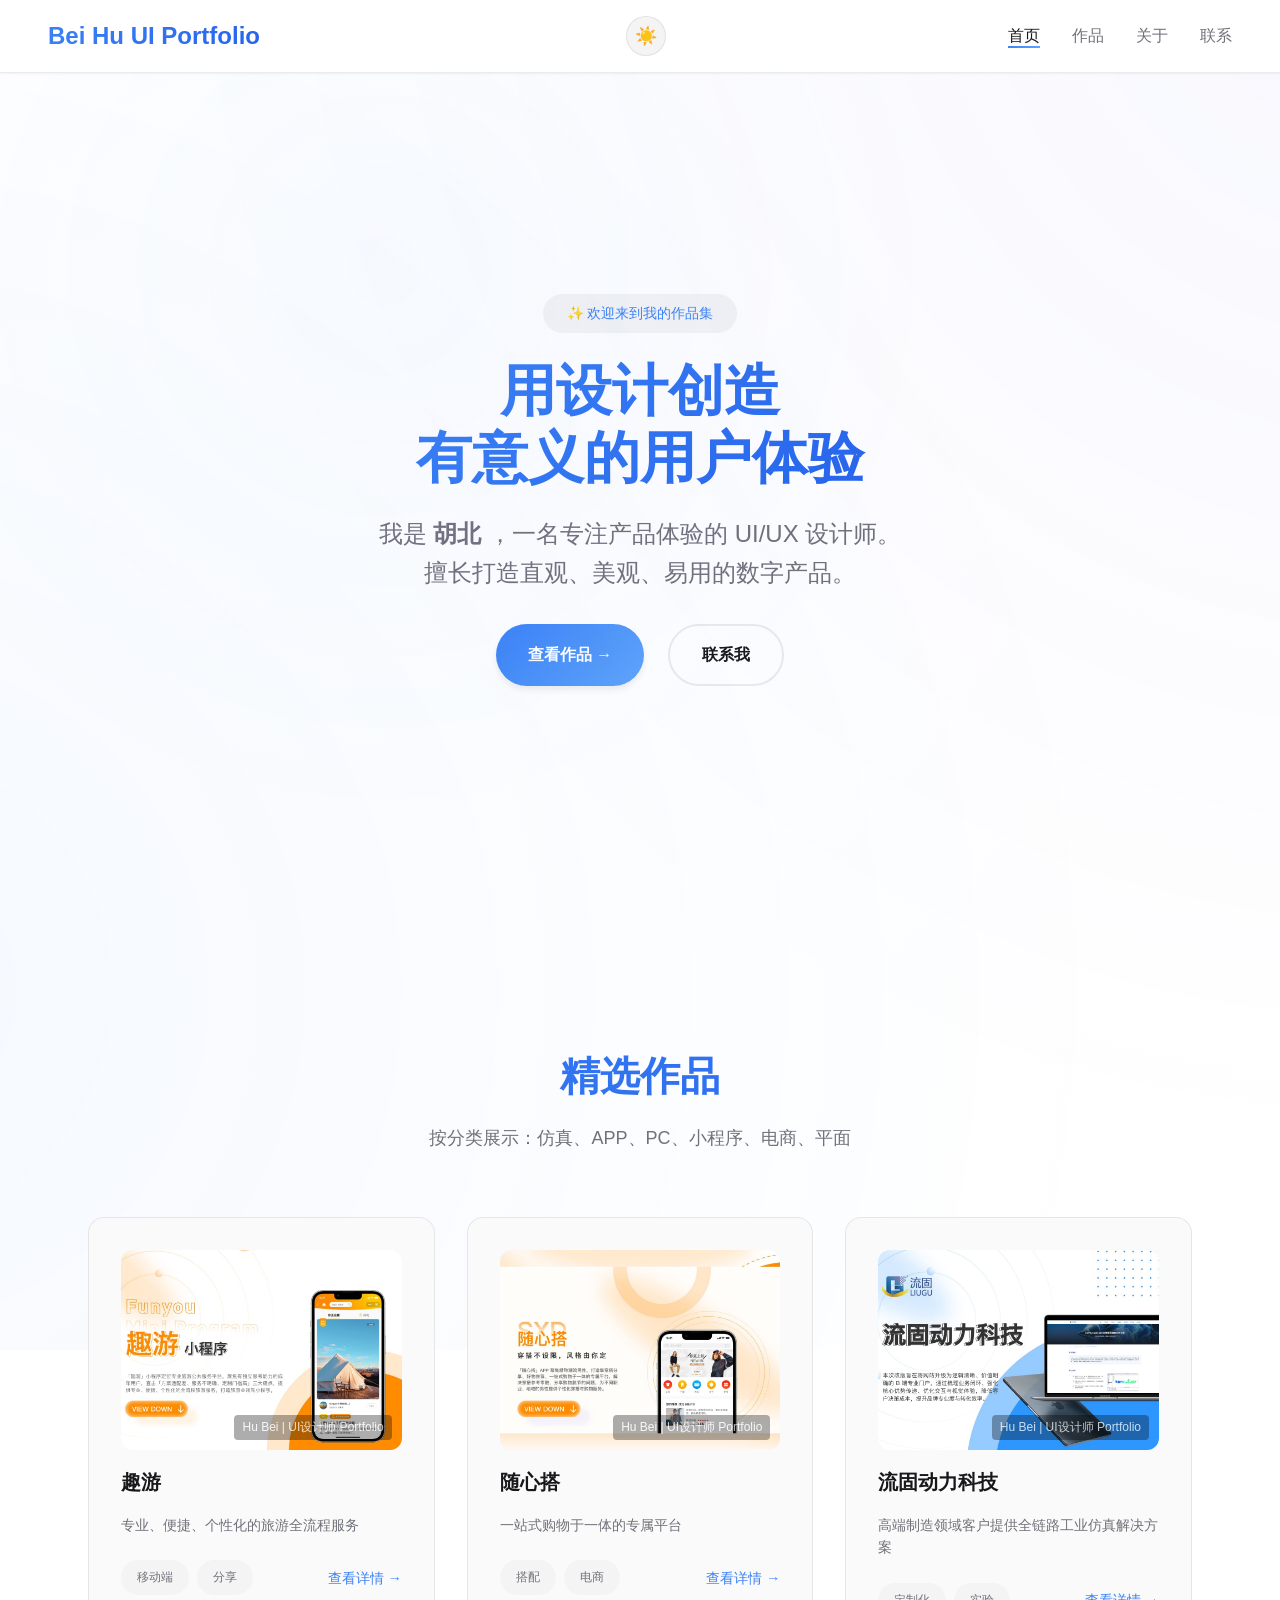
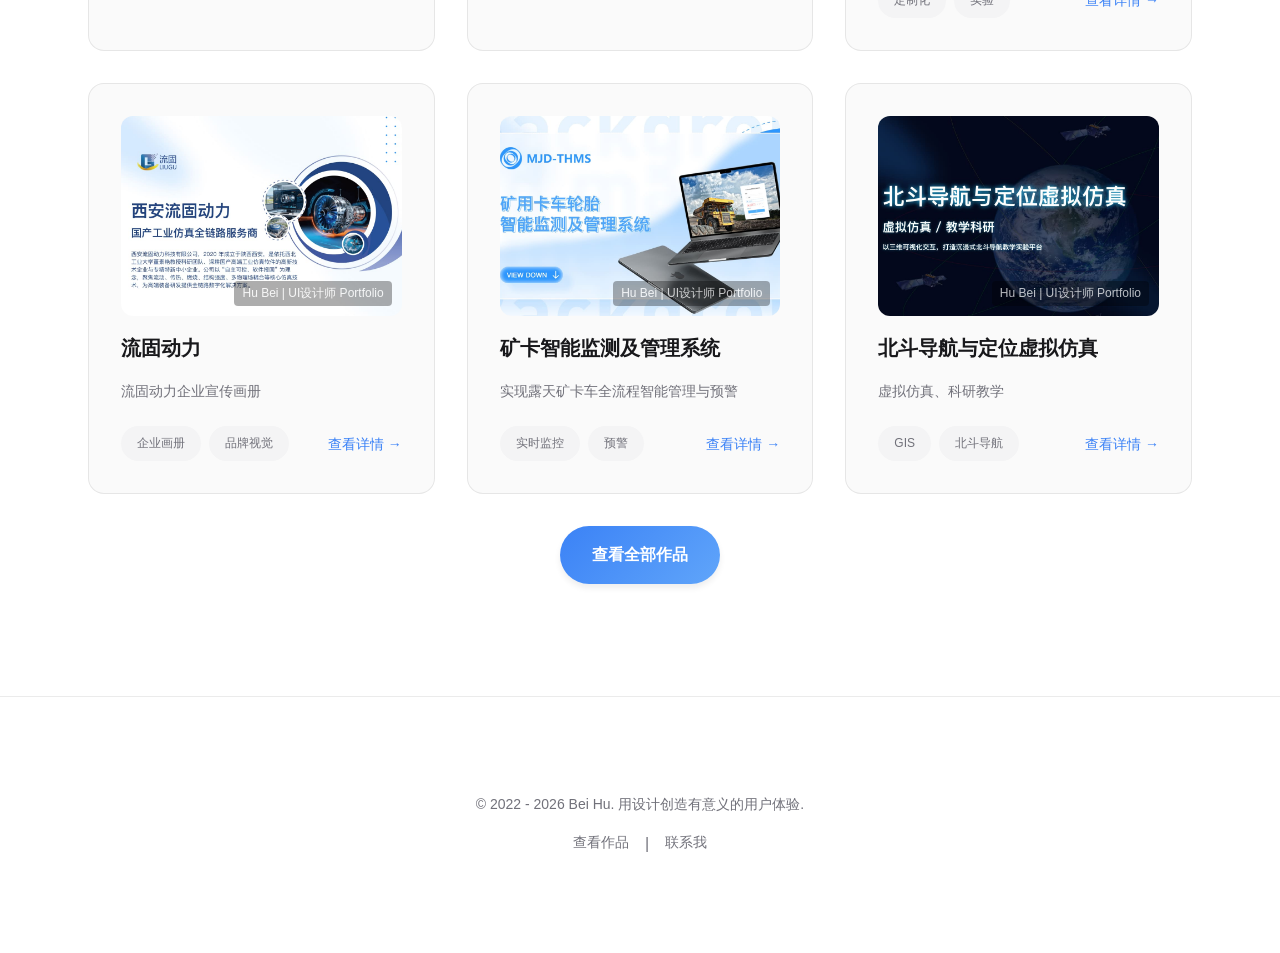
<file: index.html>
<!DOCTYPE html>
<html lang="zh-CN">
<head>
  <meta charset="UTF-8">
  <meta name="viewport" content="width=device-width, initial-scale=1.0">
  <meta name="description" content="Alex Chen - UI设计师作品集，专注于用户体验设计和界面设计">
  <meta name="keywords" content="UI设计师, UX设计, 界面设计, 产品设计, 作品集">
  <title>Alex Chen - UI设计师作品集</title>
  <link rel="stylesheet" href="styles.css">

  <!-- 👇 禁止右键 + 禁止拖拽保存图片的核心代码 -->
  <script>
    // 禁止右键菜单（保存图片/检查元素）
    document.addEventListener('contextmenu', function(e) {
      e.preventDefault();
    });
    
    // 禁止键盘快捷键（Ctrl+S 保存 / Ctrl+U 查看源码）
    document.addEventListener('keydown', function(e) {
      // Ctrl+S (83) 或 Ctrl+U (85)
      if (e.ctrlKey && (e.keyCode === 83 || e.keyCode === 85)) {
        e.preventDefault();
      }
    });
  </script>

  <!-- 👇 CSS 防护样式 -->
  <style>
    /* 全局禁止拖拽 + 禁止选中 */
    img {
      -webkit-user-drag: none; /* 禁止webkit内核拖拽 */
      user-select: none;       /* 禁止选中文字/图片 */
      pointer-events: none;    /* 禁止点击图片 */
    }
  </style>
  
</head>
<body>
  <!-- 作品详情模态框模板 -->
<div class="modal-overlay" id="modal-overlay" onclick="closeModal(event)">
  <div class="modal-content" onclick="event.stopPropagation()">
    <div class="modal-header">
      <h2 class="modal-title" id="modal-title">作品标题</h2>
      <button class="modal-close" onclick="closeModal(event)">×</button>
    </div>
    <div class="modal-body" id="modal-body">
      <!-- 动态内容 -->
    </div>
  </div>
</div>
  <!-- 导航栏 -->
  <nav class="navbar">
    <a href="index.html" class="navbar-brand">Bei Hu UI Portfolio</a>
    <div style="display: flex; align-items: center;">
      <button class="navbar-toggle" onclick="toggleMenu()" aria-label="切换菜单">☰</button>
      <button class="theme-toggle" onclick="toggleTheme()" aria-label="切换主题">
        <span class="theme-icon theme-icon-sun">☀️</span>
        <span class="theme-icon theme-icon-moon">🌙</span>
      </button>
    </div>
    <ul class="navbar-menu" id="navbarMenu">
      <li><a href="index.html" class="active">首页</a></li>
      <li><a href="works.html">作品</a></li>
      <li><a href="about.html">关于</a></li>
      <li><a href="contact.html">联系</a></li>
    </ul>
  </nav>

  <!-- Hero 区域 -->
  <section class="hero">
    <div class="container">
      <div class="hero-content">
        <div class="hero-badge">✨ 欢迎来到我的作品集</div>
        <h1 class="hero-title">用设计创造<br>有意义的用户体验</h1>
        <p class="hero-subtitle">
          我是 <span class="primary-text">胡北</span> ，一名专注产品体验的 UI/UX 设计师。 <br>
          擅长打造直观、美观、易用的数字产品。
        </p>

        <div class="hero-actions">
          <a href="works.html" class="btn btn-primary">
            查看作品 →
          </a>
          <a href="contact.html" class="btn btn-secondary">
            联系我
          </a>
        </div>
      </div>
    </div>
  </section>

  <!-- 作品预览区域 -->
  <section class="section">
    <div class="container">
      <div class="section-header">
        <h2 class="section-title">精选作品</h2>
        <p class="section-subtitle">按分类展示：仿真、APP、PC、小程序、电商、平面</p>
      </div>
      <div class="grid grid-3">
        <!-- 作品卡片 1 -->
        <article class="card" onclick="openModal('modal-mp-1')"><!-- 卡片跳转详情-接下面修改 -->
          <div class="watermark-wrap"><!-- 添加水印 -->
            <img class="card-image" src="./images/works/XCX_quyou_fm.jpg" alt="趣游小程序" style="height: 200px; object-fit: cover; border-radius: 0.75rem; margin-bottom: 1rem;">
          </div>
          <h3 class="card-title">趣游</h3>
          <p class="card-description">
            专业、便捷、个性化的旅游全流程服务
          </p>
          <div class="card-footer">
            <div class="card-tags">
              <span class="card-tag">移动端</span>
              <span class="card-tag">分享</span>
            </div>
            <a href="works.html" class="card-link">查看详情 →</a>
          </div>
        </article>

        <!-- 作品卡片 2 -->
        <article class="card" onclick="openModal('modal-ma-1')">
          <div class="watermark-wrap"><!-- 添加水印 -->
            <img class="card-image" src="./images/works/APP_suixinda_fm.jpg" alt="随心搭" style="height: 200px; object-fit: cover; border-radius: 0.75rem; margin-bottom: 1rem;">
          </div>
          <h3 class="card-title">随心搭</h3>
          <p class="card-description">
            一站式购物于一体的专属平台
          </p>
          <div class="card-footer">
            <div class="card-tags">
              <span class="card-tag">搭配</span>
              <span class="card-tag">电商</span>
            </div>
            <a href="works.html" class="card-link">查看详情 →</a>
          </div>
        </article>

        <!-- 作品卡片 3 -->
        <article class="card" onclick="openModal('modal-web-1')">
          <div class="watermark-wrap"><!-- 添加水印 -->
            <img class="card-image" src="./images/works/PC_lgdl_fm.jpg" alt="流固动力科技" style="height: 200px; object-fit: cover; border-radius: 0.75rem; margin-bottom: 1rem;">
          </div>
          <h3 class="card-title">流固动力科技</h3>
          <p class="card-description">
            高端制造领域客户提供全链路工业仿真解决方案
          </p>
          <div class="card-footer">
            <div class="card-tags">
              <span class="card-tag">定制化</span>
              <span class="card-tag">实验</span>
            </div>
            <a href="works.html" class="card-link">查看详情 →</a>
          </div>
        </article>

        <!-- 作品卡片 4 -->
        <article class="card" onclick="openModal('modal-brand-1')">
          <div class="watermark-wrap"><!-- 添加水印 -->
            <img class="card-image" src="./images/works/PM_hc_fm.jpg" alt="流固动力" style="height: 200px; object-fit: cover; border-radius: 0.75rem; margin-bottom: 1rem;">
          </div>
          <h3 class="card-title">流固动力</h3>
          <p class="card-description">
            流固动力企业宣传画册
          </p>
          <div class="card-footer">
            <div class="card-tags">
              <span class="card-tag">企业画册</span>
              <span class="card-tag">品牌视觉</span>
            </div>
            <a href="works.html" class="card-link">查看详情 →</a>
          </div>
        </article>

        <!-- 作品卡片 5 -->
        <article class="card" onclick="openModal('modal-be-1')">
          <div class="watermark-wrap"><!-- 添加水印 -->
            <img class="card-image" src="./images/works/B_luntai_fm.jpg" alt="矿卡" style="height: 200px; object-fit: cover; border-radius: 0.75rem; margin-bottom: 1rem;">
          </div>
          <h3 class="card-title">矿卡智能监测及管理系统</h3>
          <p class="card-description">
            实现露天矿卡车全流程智能管理与预警
          </p>
          <div class="card-footer">
            <div class="card-tags">
              <span class="card-tag">实时监控</span>
              <span class="card-tag">预警</span>
            </div>
            <a href="works.html" class="card-link">查看详情 →</a>
          </div>
        </article>

        <!-- 作品卡片 6 -->
        <article class="card" onclick="openModal('modal-VS-1')">
          <div class="watermark-wrap"><!-- 添加水印 -->
            <img class="card-image" src="./images/works/PC_bddh_fm.jpg" alt="北斗导航与定位虚拟仿真" style="height: 200px; object-fit: cover; border-radius: 0.75rem; margin-bottom: 1rem;">
          </div>
          <h3 class="card-title">北斗导航与定位虚拟仿真</h3>
          <p class="card-description">
            虚拟仿真、科研教学
          </p>
          <div class="card-footer">
            <div class="card-tags">
              <span class="card-tag">GIS</span>
              <span class="card-tag">北斗导航</span>
            </div>
            <a href="works.html" class="card-link">查看详情 →</a>
          </div>
        </article>
      </div>
      <div style="text-align: center; margin-top: 2rem;">
        <a href="works.html" class="btn btn-primary">查看全部作品</a>
      </div>
    </div>
  </section>

  <!-- 关于我区域 -->
  <!-- <section class="section">
    <div class="container">
      <div class="section-header">
        <h2 class="section-title">关于我</h2>
        <p class="section-subtitle">了解我的设计理念和价值观</p>
      </div>
      <div class="card" style="max-width: 800px; margin: 0 auto; text-align: center;">
        <p style="margin-bottom: 1rem; color: var(--text-primary);">
          我相信好的设计不仅仅是美观，更重要的是解决问题。我的设计方法论强调以用户为中心，
          通过深入的用户研究和数据分析，创造出既美观又实用的产品。
        </p>
        <p style="color: var(--text-secondary);">
          拥有3年以上的设计经验，我擅长将复杂的需求转化为简洁优雅的解决方案。
          我的设计理念是"简单即美"，始终追求极致的用户体验。
        </p>
      </div>
    </div>
  </section> -->

  <!-- 页脚 -->
  <footer class="footer">
    <div class="container">
      <p class="footer-text">© 2022 - 2026  Bei Hu.  用设计创造有意义的用户体验.</p>
      <div style="margin-top: 1rem; display: flex; justify-content: center; gap: 1rem;">
        <a href="works.html" class="card-link" style="color: var(--text-secondary);">查看作品</a>
        <span style="color: var(--text-secondary);">|</span>
        <a href="contact.html" class="card-link" style="color: var(--text-secondary);">联系我</a>
        <!-- <a href="contact.html" class="card-link" style="color: var(--text-secondary);">Email</a>
        <span style="color: var(--text-secondary);">|</span>
        <a href="#" class="card-link" style="color: var(--text-secondary);">LinkedIn</a>
        <span style="color: var(--text-secondary);">|</span>
        <a href="#" class="card-link" style="color: var(--text-secondary);">Behance</a>
        <span style="color: var(--text-secondary);">|</span>
        <a href="#" class="card-link" style="color: var(--text-secondary);">Dribbble</a> -->
      </div>
    </div>
  </footer>

  <!-- 移动端菜单脚本 -->
  <script>
    // 移动端菜单切换
    function toggleMenu() {
      const menu = document.getElementById('navbarMenu');
      menu.classList.toggle('active');
    }

    // 点击导航链接后关闭菜单
    document.querySelectorAll('.navbar-menu a').forEach(link => {
      link.addEventListener('click', () => {
        document.getElementById('navbarMenu').classList.remove('active');
      });
    });

    // 主题切换功能
    function toggleTheme() {
      const html = document.documentElement;
      const currentTheme = html.getAttribute('data-theme');
      const newTheme = currentTheme === 'dark' ? 'light' : 'dark';
      
      html.setAttribute('data-theme', newTheme);
      localStorage.setItem('theme', newTheme);
    }

    // 初始化主题（优先级：localStorage > 系统偏好）
    function initTheme() {
      const savedTheme = localStorage.getItem('theme');
      if (savedTheme) {
        document.documentElement.setAttribute('data-theme', savedTheme);
      } else if (window.matchMedia('(prefers-color-scheme: dark)').matches) {
        document.documentElement.setAttribute('data-theme', 'dark');
      }
    }

    // 页面加载时初始化主题
    initTheme();


    // 修改的
    // 打开模态框
function openModal(modalId) {
  const overlay = document.getElementById('modal-overlay');
  const title = document.getElementById('modal-title');
  const body = document.getElementById('modal-body');
  
  const projectData = {
    'modal-mp-1': {
      title: '趣游',
      image: 'url(./images/works/XCX_quyou.jpg)',
      description: '「趣游」小程序是一款面向全年龄段、具有独立思考能力的成年用户的旅游公共服务平台。我们旨在打造旅游业领先的小程序生态，核心解决了用户在旅游过程中面临的 “方案适配性差、公共服务信息零散、定制化门槛高” 三大痛点，提供了从信息查询、个性化规划到一键预订的专业、便捷、个性化的旅游全流程服务。',
      tags: ['iOS', 'Android', '分享', '旅行'],
      stats: { users: '500K+', satisfaction: '98%', conversion: '+45%' },
      tools: 'Figma, Sketch, Principle',
      role: 'UI/UX设计师',
      duration: '2023年6月 - 2023年10月'
    },
    'modal-ma-1': {
      title: '随心搭',
      image: 'url(./images/works/APP_suixinda.jpg)',
      description: '「随心搭」APP 聚焦精致潮流男性，打造集穿搭分享、好物推荐、一站式购物于一体的专属平台，解决穿搭参考零散、分享购物脱节的问题，为不同职业、地域的男性提供个性化穿搭与购物服务。',
      tags: ['时尚', '商城', 'B2C'],
      stats: { users: '500K+', satisfaction: '95%', conversion: '+48%' },
      tools: 'Figma, Sketch, Principle',
      role: 'UI/UX设计师',
      duration: '2023年6月 - 2023年9月'
    },
    'modal-web-1': {
      title: '流固动力科技',
      image: 'url(./images/works/PC_lgdl.jpg)',
      description: '西安流固以 “高精度、高适配、高效率” 为核心技术理念，聚焦复杂装备研发中的流 - 固 - 热 - 声多物理场耦合仿真难题，构建了 “平台 + 方案 + 服务” 的完整业务体系。',
      tags: ['服务', '实验', '定制'],
      stats: { users: '200K+', satisfaction: '98%', conversion: '+52%' },
      tools: 'Figma, Principle, After Effects',
      role: 'UI/UX设计师',
      duration: '2023年1月 - 2023年4月'
    },
    'modal-brand-1': {
      title: '流固动力',
      image: 'url(./images/works/PM_hc.jpg)',
      description: '公司以 “自主可控、软件报国” 为理念，聚焦流动、传热、燃烧、结构强度、多物理场耦合等核心仿真技术，为高端装备研发提供全链路数字化解决方案。',
      tags: ['品牌视觉', '企业画册'],
      stats: { users: '400K+', satisfaction: '97%', conversion: '+42%' },
      tools: 'Figma, Principle, Lottie',
      role: 'UI/UX设计师',
      duration: '2022年10月 - 2023年2月'
    },
    'modal-be-1': {
      title: '矿卡',
      image: 'url(./images/works/B_luntai.jpg)',
      description: '该系统用于实时监测露天矿卡车的运行状态、设备损耗周期，以及轮胎胎压、温度、运行时长等关键参数，实现全流程智能管理与预警。',
      tags: ['实时监控', '数据分析'],
      stats: { users: 'N/A', satisfaction: '100%', conversion: 'N/A' },
      tools: 'Midjourney, Stable Diffusion, Photoshop',
      role: 'AI艺术家',
      duration: '2023年10月 - 至今'
    },
    'modal-VS-1': {
      title: '北斗导航与定位虚拟仿真',
      image: 'url(./images/works/PC_bddh.jpg)',
      description: '本项目为高校教学场景打造北斗导航与定位虚拟仿真系统界面，以三维地球场景为核心，集成卫星轨道可视化、参数配置、实验数据监控等模块，让用户通过交互界面直观理解导航定位原理，完成虚拟实验操作，解决传统教学模式的痛点，实现教学场景的数字化与沉浸式升级。',
      tags: ['虚拟仿真', '交互仿真'],
      stats: { users: 'N/A', satisfaction: '100%', conversion: 'N/A' },
      tools: 'Midjourney, Stable Diffusion, Photoshop',
      role: 'AI艺术家',
      duration: '2023年10月 - 至今'
    }
  };
  
  const data = projectData[modalId];
  title.textContent = data.title;
  const imageUrl = data.image.replace(/url\((.*)\)/, '$1');
  body.innerHTML = `
    <img class="modal-image" src="${imageUrl}" alt="${data.title}" style="width:100%;height:auto;object-fit:cover;border-radius:0.75rem;margin-bottom:1.5rem">
    
    <!-- 隐藏 -->
    <!-- <div class="modal-stats">
      <div class="modal-stat-item"><div class="modal-stat-value">${data.stats.users}</div><div class="modal-stat-label">用户数量</div></div>
      <div class="modal-stat-item"><div class="modal-stat-value">${data.stats.satisfaction}</div><div class="modal-stat-label">用户满意度</div></div>
      <div class="modal-stat-item"><div class="modal-stat-value">${data.stats.conversion}</div><div class="modal-stat-label">转化率提升</div></div>
    </div> -->
    
    <div class="modal-section"><h3 class="modal-section-title">项目描述</h3><p class="modal-description">${data.description}</p></div>
    <div class="modal-section"><h3 class="modal-section-title">标签</h3><div class="modal-tags">${data.tags.map(tag=>`<span class="modal-tag">${tag}</span>`).join('')}</div></div>
    
    <!-- 隐藏 -->
    <!-- <div class="modal-section"><h3 class="modal-section-title">项目信息</h3><p style="color:var(--text-secondary);"><strong>工具：</strong>${data.tools}<br><strong>角色：</strong>${data.role}<br><strong>时间：</strong>${data.duration}</p></div> -->
    
  `;
  overlay.classList.add('active');
  document.body.style.overflow = 'hidden';
}

// 关闭模态框
function closeModal(event) {
  event.preventDefault();
  event.stopPropagation();
  document.getElementById('modal-overlay').classList.remove('active');
  document.body.style.overflow = '';
}

// ESC关闭
document.addEventListener('keydown', (e) => {
  if (e.key === 'Escape') closeModal(e);
});
  </script>
</body>
</html>
</file>
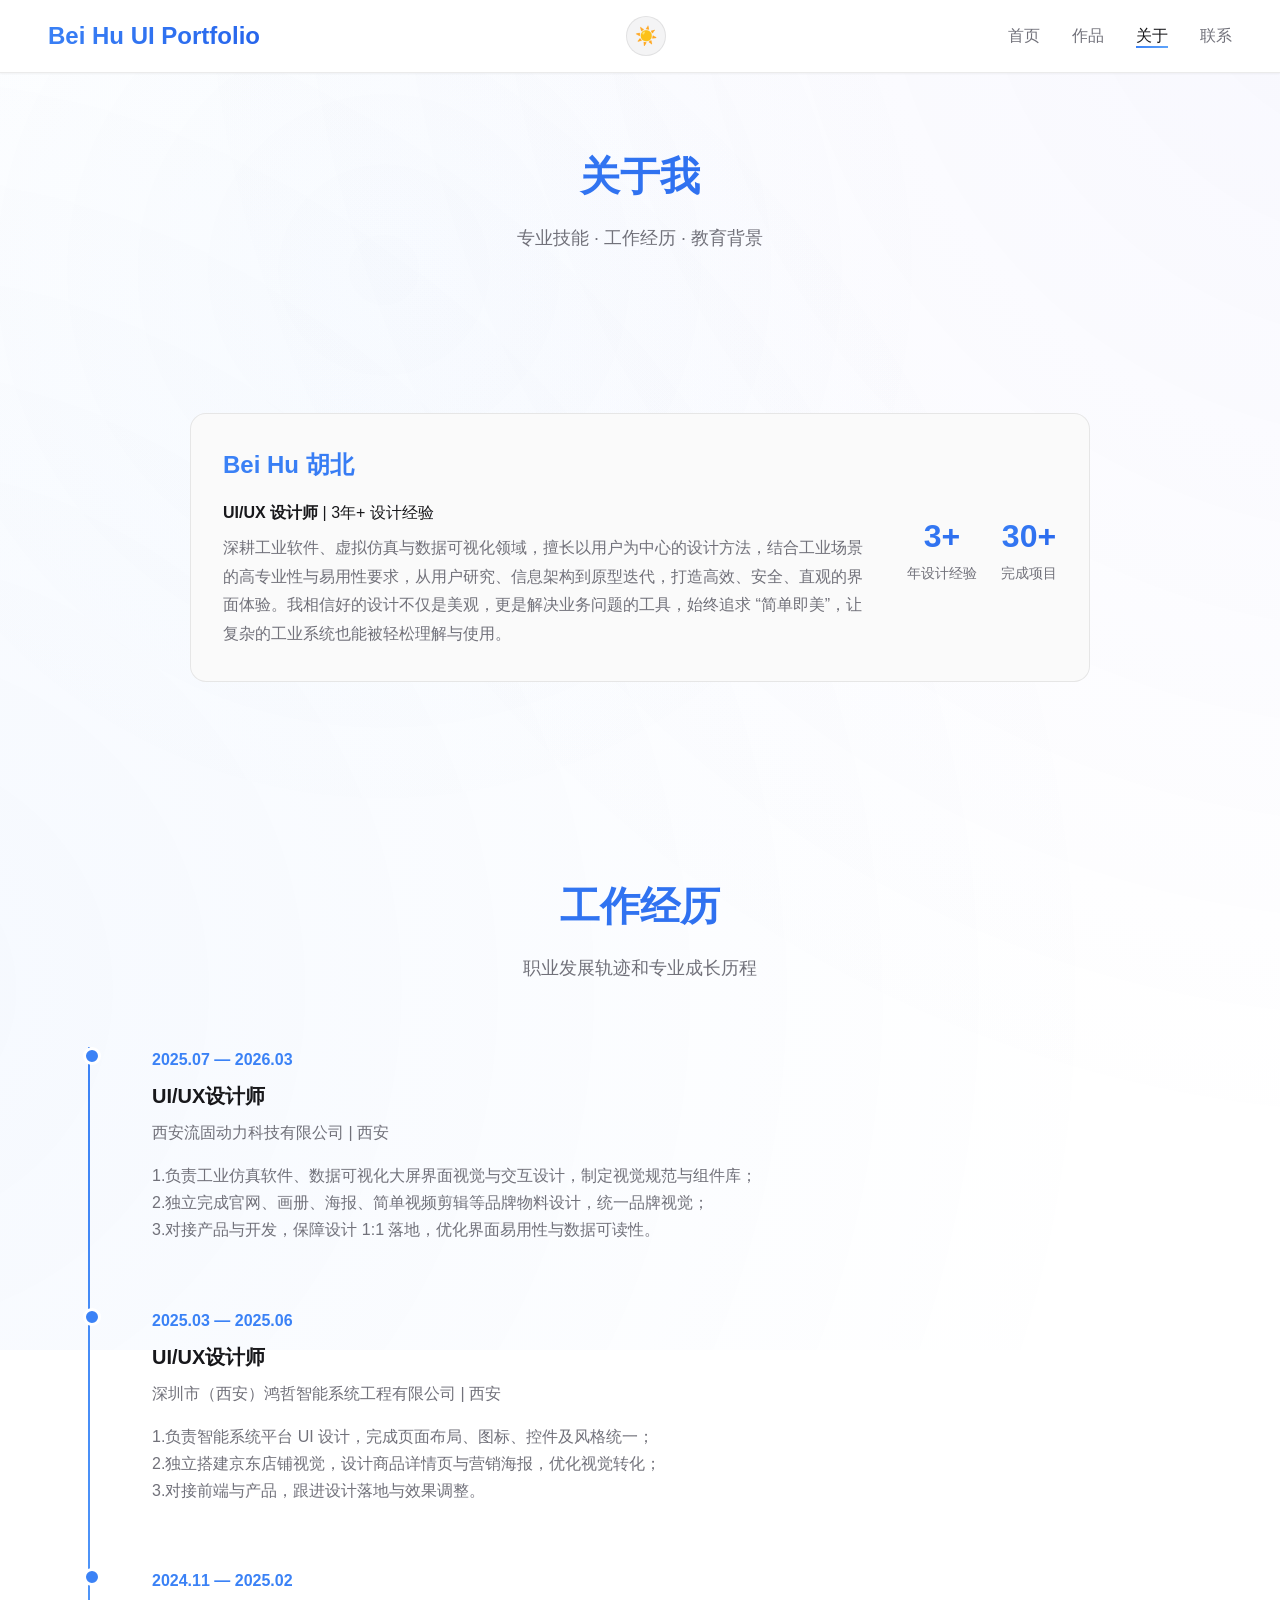
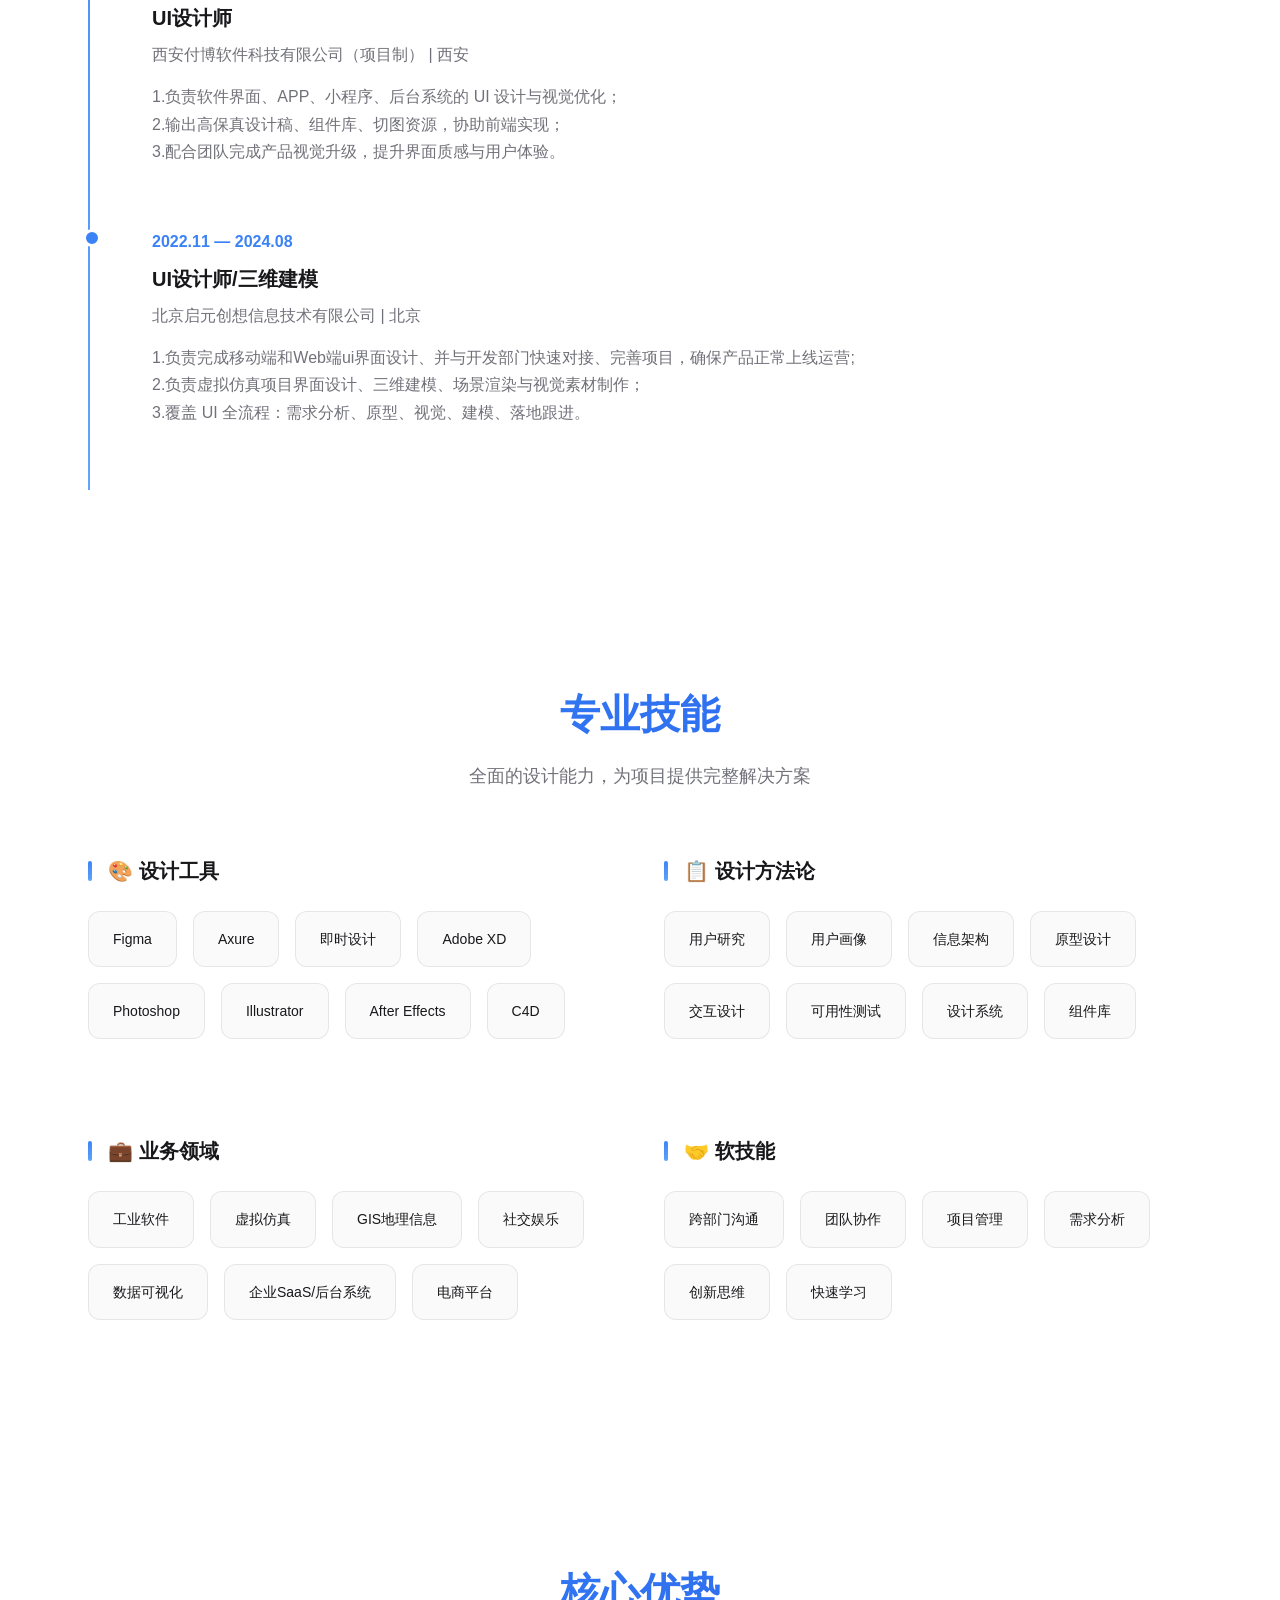
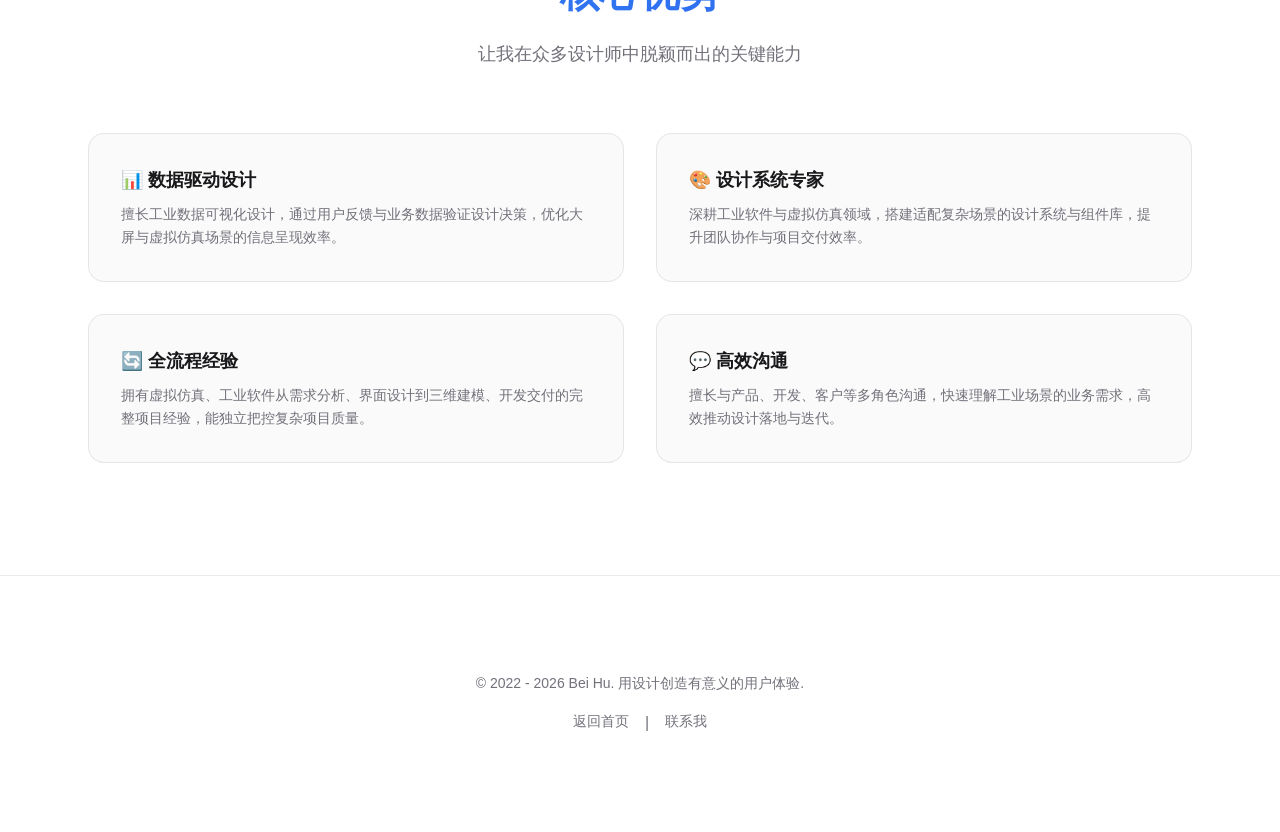
<file: about.html>
<!DOCTYPE html>
<html lang="zh-CN">
<head>
  <meta charset="UTF-8">
  <meta name="viewport" content="width=device-width, initial-scale=1.0">
  <meta name="description" content="了解 Alex Chen 的专业技能、工作经历和教育背景">
  <title>关于我 - Bei Hu UI设计师</title>
  <link rel="stylesheet" href="styles.css">
</head>
<body>
  <!-- 导航栏 -->
  <nav class="navbar">
    <a href="index.html" class="navbar-brand">Bei Hu UI Portfolio</a>
    <div style="display: flex; align-items: center;">
      <button class="navbar-toggle" onclick="toggleMenu()" aria-label="切换菜单">☰</button>
      <button class="theme-toggle" onclick="toggleTheme()" aria-label="切换主题">
        <span class="theme-icon theme-icon-sun">☀️</span>
        <span class="theme-icon theme-icon-moon">🌙</span>
      </button>
    </div>
    <ul class="navbar-menu" id="navbarMenu">
      <li><a href="index.html">首页</a></li>
      <li><a href="works.html">作品</a></li>
      <li><a href="about.html" class="active">关于</a></li>
      <li><a href="contact.html">联系</a></li>
    </ul>
  </nav>

  <!-- 页面标题区域 -->
  <section class="section">
    <div class="container">
      <div class="section-header">
        <h1 class="section-title">关于我</h1>
        <p class="section-subtitle">专业技能 · 工作经历 · 教育背景</p>
      </div>
    </div>
  </section>

  <!-- 个人简介 -->
  <section class="section" style="padding-top: 0;">
    <div class="container">
      <div class="card" style="max-width: 900px; margin: 0 auto;">
        <div style="display: flex; gap: 2rem; align-items: center; flex-wrap: wrap;">
          <div style="flex: 1; min-width: 250px;">
            <h2 style="font-size: 1.5rem; margin-bottom: 1rem; background: var(--gradient-text); -webkit-background-clip: text; -webkit-text-fill-color: transparent;">Bei Hu 胡北</h2>
            <p style="color: var(--text-primary); margin-bottom: 0.5rem;">
              <strong> UI/UX 设计师</strong> | 3年+ 设计经验
            </p>
            <p style="color: var(--text-secondary); line-height: 1.8;">
              深耕工业软件、虚拟仿真与数据可视化领域，擅长以用户为中心的设计方法，结合工业场景的高专业性与易用性要求，从用户研究、信息架构到原型迭代，打造高效、安全、直观的界面体验。我相信好的设计不仅是美观，更是解决业务问题的工具，始终追求 “简单即美”，让复杂的工业系统也能被轻松理解与使用。
            </p>
          </div>
          <div style="display: flex; gap: 1.5rem; flex-wrap: wrap; justify-content: center;">
            <div style="text-align: center;">
              <div style="font-size: 2rem; font-weight: 700; background: var(--gradient-text); -webkit-background-clip: text; -webkit-text-fill-color: transparent;">3+</div>
              <div style="color: var(--text-secondary); font-size: 0.875rem;">年设计经验</div>
            </div>
            <div style="text-align: center;">
              <div style="font-size: 2rem; font-weight: 700; background: var(--gradient-text); -webkit-background-clip: text; -webkit-text-fill-color: transparent;">30+</div>
              <div style="color: var(--text-secondary); font-size: 0.875rem;">完成项目</div>
            </div>
            <!-- <div style="text-align: center;">
              <div style="font-size: 2rem; font-weight: 700; background: var(--gradient-text); -webkit-background-clip: text; -webkit-text-fill-color: transparent;">1M+</div>
              <div style="color: var(--text-secondary); font-size: 0.875rem;">服务用户</div>
            </div> -->
          </div>
        </div>
      </div>
    </div>
  </section>

  <!-- 工作经历 -->
  <section class="section">
    <div class="container">
      <div class="section-header">
        <h2 class="section-title">工作经历</h2>
        <p class="section-subtitle">职业发展轨迹和专业成长历程</p>
      </div>
      <div class="timeline">
        
        <!-- 工作 1 -->
        <div class="timeline-item">
          <div class="timeline-date">2025.07 — 2026.03</div>
          <h3 class="timeline-title">UI/UX设计师</h3>
          <div class="timeline-company">西安流固动力科技有限公司 | 西安</div>
          <div class="timeline-description">
            1.负责工业仿真软件、数据可视化大屏界面视觉与交互设计，制定视觉规范与组件库；<br>
            2.独立完成官网、画册、海报、简单视频剪辑等品牌物料设计，统一品牌视觉；<br>
            3.对接产品与开发，保障设计 1:1 落地，优化界面易用性与数据可读性。
          </div>
        </div>

        <!-- 工作 2 -->
        <div class="timeline-item">
          <div class="timeline-date">2025.03 — 2025.06</div>
          <h3 class="timeline-title">UI/UX设计师</h3>
          <div class="timeline-company">深圳市（西安）鸿哲智能系统工程有限公司 | 西安</div>
          <div class="timeline-description">
            1.负责智能系统平台 UI 设计，完成页面布局、图标、控件及风格统一；<br>
            2.独立搭建京东店铺视觉，设计商品详情页与营销海报，优化视觉转化；<br>
            3.对接前端与产品，跟进设计落地与效果调整。
          </div>
        </div>

        <!-- 工作 3 -->
        <div class="timeline-item">
          <div class="timeline-date">2024.11 — 2025.02</div>
          <h3 class="timeline-title">UI设计师</h3>
          <div class="timeline-company">西安付博软件科技有限公司（项目制） | 西安</div>
          <div class="timeline-description">
            1.负责软件界面、APP、小程序、后台系统的 UI 设计与视觉优化；<br>
            2.输出高保真设计稿、组件库、切图资源，协助前端实现；<br>
            3.配合团队完成产品视觉升级，提升界面质感与用户体验。
          </div>
        </div>

        <!-- 工作 4 -->
        <div class="timeline-item">
          <div class="timeline-date">2022.11 — 2024.08</div>
          <h3 class="timeline-title">UI设计师/三维建模</h3>
          <div class="timeline-company">北京启元创想信息技术有限公司 | 北京</div>
          <div class="timeline-description">
            1.负责完成移动端和Web端ui界面设计、并与开发部门快速对接、完善项目，确保产品正常上线运营;<br>
            2.负责虚拟仿真项目界面设计、三维建模、场景渲染与视觉素材制作；<br>
            3.覆盖 UI 全流程：需求分析、原型、视觉、建模、落地跟进。
          </div>
        </div>

      </div>
    </div>
  </section>

  <!-- 专业技能 -->
  <section class="section">
    <div class="container">
      <div class="section-header">
        <h2 class="section-title">专业技能</h2>
        <p class="section-subtitle">全面的设计能力，为项目提供完整解决方案</p>
      </div>
      
      <div class="skills-grid">
        <!-- 设计工具 -->
        <div class="skills-category">
          <h3 class="skills-category-title">🎨 设计工具</h3>
          <div class="skills-list">
            <span class="skill-item">Figma</span>
            <span class="skill-item">Axure</span>
            <span class="skill-item">即时设计</span>
            <span class="skill-item">Adobe XD</span>
            <span class="skill-item">Photoshop</span>
            <span class="skill-item">Illustrator</span>
            <span class="skill-item">After Effects</span>
            <span class="skill-item">C4D</span>
          </div>
        </div>

        <!-- 设计方法论 -->
        <div class="skills-category">
          <h3 class="skills-category-title">📋 设计方法论</h3>
          <div class="skills-list">
            <span class="skill-item">用户研究</span>
            <span class="skill-item">用户画像</span>
            <span class="skill-item">信息架构</span>
            <span class="skill-item">原型设计</span>
            <span class="skill-item">交互设计</span>
            <span class="skill-item">可用性测试</span>
            <span class="skill-item">设计系统</span>
            <span class="skill-item">组件库</span>
          </div>
        </div>

        <!-- 业务领域 -->
        <div class="skills-category">
          <h3 class="skills-category-title">💼 业务领域</h3>
          <div class="skills-list">
            <span class="skill-item">工业软件</span>
            <span class="skill-item">虚拟仿真</span>
            <span class="skill-item">GIS地理信息</span>
            <span class="skill-item">社交娱乐</span>
            <span class="skill-item">数据可视化</span>
            <span class="skill-item">企业SaaS/后台系统</span>
            <span class="skill-item">电商平台</span>
          </div>
        </div>

        <!-- 软技能 -->
        <div class="skills-category">
          <h3 class="skills-category-title">🤝 软技能</h3>
          <div class="skills-list">
            <span class="skill-item">跨部门沟通</span>
            <span class="skill-item">团队协作</span>
            <span class="skill-item">项目管理</span>
            <span class="skill-item">需求分析</span>
            <span class="skill-item">创新思维</span>
            <span class="skill-item">快速学习</span>
          </div>
        </div>
      </div>
    </div>
  </section>

  

  <!-- 教育背景与认证 -->
  <!-- <section class="section">
    <div class="container">
      <div class="section-header">
        <h2 class="section-title">教育背景 & 认证</h2>
        <p class="section-subtitle">为设计生涯打下坚实基础</p>
      </div>
      <div class="grid grid-2">
        <div class="card">
          <h3 style="font-size: 1.125rem; margin-bottom: 1rem;">🎓 教育背景</h3>
          <div style="padding: 1rem; background: var(--surface-light); border-radius: var(--radius-lg);">
            <div style="font-weight: 600; margin-bottom: 0.25rem;">数字媒体艺术学士</div>
            <div style="color: var(--text-secondary); font-size: 0.875rem;">某知名美术学院 · 2013-2017</div>
            <div style="color: var(--text-secondary); font-size: 0.875rem; margin-top: 0.5rem;">全国大学生设计大赛金奖</div>
          </div>
        </div>
        <div class="card">
          <h3 style="font-size: 1.125rem; margin-bottom: 1rem;">📜 专业认证</h3>
          <div style="display: flex; flex-direction: column; gap: 0.5rem;">
            <div style="padding: 0.75rem; background: var(--surface-light); border-radius: var(--radius-lg);">
              <div style="font-weight: 600; font-size: 0.9rem;">Google UX Design Certificate</div>
              <div style="color: var(--text-secondary); font-size: 0.8rem;">2023</div>
            </div>
            <div style="padding: 0.75rem; background: var(--surface-light); border-radius: var(--radius-lg);">
              <div style="font-weight: 600; font-size: 0.9rem;">Figma Certified Professional</div>
              <div style="color: var(--text-secondary); font-size: 0.8rem;">2022</div>
            </div>
          </div>
        </div>
      </div>
    </div>
  </section> -->

  <!-- 核心优势 -->
  <section class="section">
    <div class="container">
      <div class="section-header">
        <h2 class="section-title">核心优势</h2>
        <p class="section-subtitle">让我在众多设计师中脱颖而出的关键能力</p>
      </div>
      <div class="grid grid-2">
        <div class="card">
          <h3 style="font-size: 1.125rem; margin-bottom: 0.5rem;">📊 数据驱动设计</h3>
          <p style="color: var(--text-secondary); font-size: 0.9rem;">
            擅长工业数据可视化设计，通过用户反馈与业务数据验证设计决策，优化大屏与虚拟仿真场景的信息呈现效率。
          </p>
        </div>
        <div class="card">
          <h3 style="font-size: 1.125rem; margin-bottom: 0.5rem;">🎨 设计系统专家</h3>
          <p style="color: var(--text-secondary); font-size: 0.9rem;">
            深耕工业软件与虚拟仿真领域，搭建适配复杂场景的设计系统与组件库，提升团队协作与项目交付效率。
          </p>
        </div>
        <div class="card">
          <h3 style="font-size: 1.125rem; margin-bottom: 0.5rem;">🔄 全流程经验</h3>
          <p style="color: var(--text-secondary); font-size: 0.9rem;">
            拥有虚拟仿真、工业软件从需求分析、界面设计到三维建模、开发交付的完整项目经验，能独立把控复杂项目质量。
          </p>
        </div>
        <div class="card">
          <h3 style="font-size: 1.125rem; margin-bottom: 0.5rem;">💬 高效沟通</h3>
          <p style="color: var(--text-secondary); font-size: 0.9rem;">
            擅长与产品、开发、客户等多角色沟通，快速理解工业场景的业务需求，高效推动设计落地与迭代。
          </p>
        </div>
      </div>
    </div>
  </section>

  <!-- 页脚 -->
  <footer class="footer">
    <div class="container">
      <p class="footer-text">© 2022 - 2026  Bei Hu.  用设计创造有意义的用户体验.</p>
      <div style="margin-top: 1rem; display: flex; justify-content: center; gap: 1rem;">
        <a href="index.html" class="card-link" style="color: var(--text-secondary);">返回首页</a>
        <span style="color: var(--text-secondary);">|</span>
        <a href="contact.html" class="card-link" style="color: var(--text-secondary);">联系我</a>
      </div>
    </div>
  </footer>

  <!-- 移动端菜单脚本 -->
  <script>
    // 主题切换功能
    function toggleTheme() {
      const html = document.documentElement;
      const currentTheme = html.getAttribute('data-theme');
      const newTheme = currentTheme === 'dark' ? 'light' : 'dark';
      
      html.setAttribute('data-theme', newTheme);
      localStorage.setItem('theme', newTheme);
    }

    // 初始化主题
    function initTheme() {
      const savedTheme = localStorage.getItem('theme');
      if (savedTheme) {
        document.documentElement.setAttribute('data-theme', savedTheme);
      } else if (window.matchMedia('(prefers-color-scheme: dark)').matches) {
        document.documentElement.setAttribute('data-theme', 'dark');
      }
    }

    // 页面加载时初始化主题
    initTheme();

    // 移动端菜单切换
    function toggleMenu() {
      const menu = document.getElementById('navbarMenu');
      menu.classList.toggle('active');
    }

    document.querySelectorAll('.navbar-menu a').forEach(link => {
      link.addEventListener('click', () => {
        document.getElementById('navbarMenu').classList.remove('active');
      });
    });
  </script>
</body>
</html>
</file>
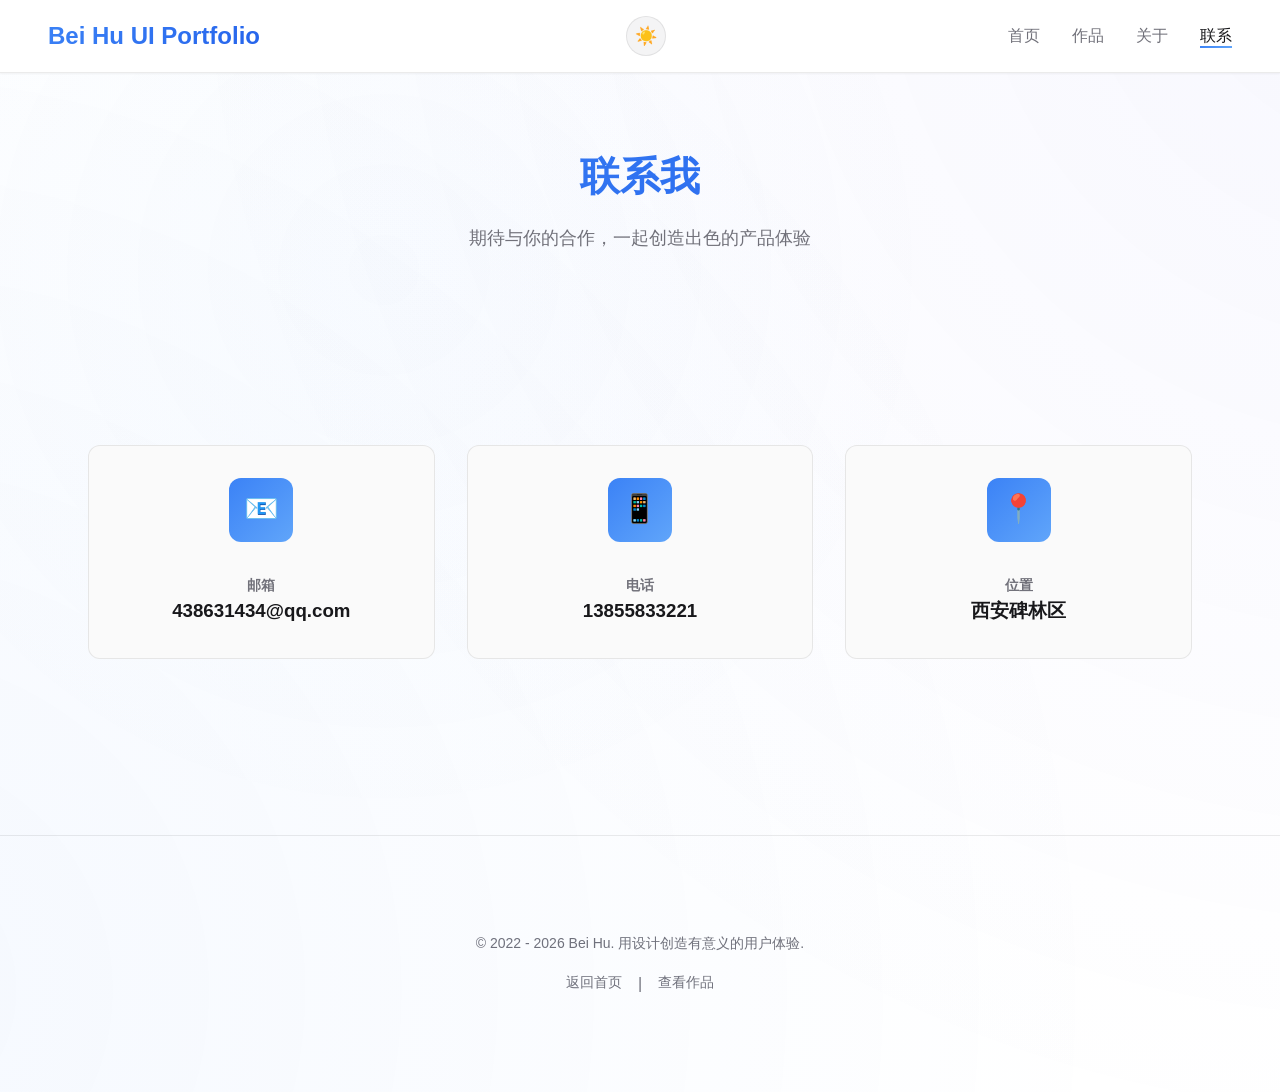
<file: contact.html>
<!DOCTYPE html>
<html lang="zh-CN">
<head>
  <meta charset="UTF-8">
  <meta name="viewport" content="width=device-width, initial-scale=1.0">
  <meta name="description" content="联系 Alex Chen，UI设计师。提供专业的设计服务，包括产品设计、用户体验设计等">
  <title>联系我 - Alex Chen UI设计师</title>
  <link rel="stylesheet" href="styles.css">
</head>
<body>
  <!-- 导航栏 -->
  <nav class="navbar">
    <a href="index.html" class="navbar-brand">Bei Hu UI Portfolio</a>
    <div style="display: flex; align-items: center;">
      <button class="navbar-toggle" onclick="toggleMenu()" aria-label="切换菜单">☰</button>
      <button class="theme-toggle" onclick="toggleTheme()" aria-label="切换主题">
        <span class="theme-icon theme-icon-sun">☀️</span>
        <span class="theme-icon theme-icon-moon">🌙</span>
      </button>
    </div>
    <ul class="navbar-menu" id="navbarMenu">
      <li><a href="index.html">首页</a></li>
      <li><a href="works.html">作品</a></li>
      <li><a href="about.html">关于</a></li>
      <li><a href="contact.html" class="active">联系</a></li>
    </ul>
  </nav>

  <!-- 页面标题区域 -->
  <section class="section">
    <div class="container">
      <div class="section-header">
        <h1 class="section-title">联系我</h1>
        <p class="section-subtitle">期待与你的合作，一起创造出色的产品体验</p>
      </div>
    </div>
  </section>

  <!-- 联系信息 -->
  <section class="section">
    <div class="container">
      <div class="contact-info">
        
        <!-- 邮箱 -->
        <div class="contact-item">
          <div class="contact-icon">📧</div>
          <div>
            <div class="contact-label"><h4>邮箱</h4></div>
            <div class="contact-value"><h3>438631434@qq.com</h3></div>
          </div>
        </div>

        <!-- 电话 -->
        <div class="contact-item">
          <div class="contact-icon">📱</div>
          <div>
            <div class="contact-label"><h4>电话</h4></div>
            <div class="contact-value"><h3>13855833221</h3></div>
          </div>
        </div>

        <!-- 位置 -->
        <div class="contact-item">
          <div class="contact-icon">📍</div>
          <div>
            <div class="contact-label"><h4>位置</h4></div>
            <div class="contact-value"><h3>西安碑林区</h3></div>
          </div>
        </div>

       

      </div>
    </div>
  </section>

  <!-- 合作类型 -->
  <!-- <section class="section">
    <div class="container">
      <div class="section-header">
        <h2 class="section-title">合作类型</h2>
        <p class="section-subtitle">我能为你提供的专业服务</p>
      </div>
      <div class="grid grid-2">
        <div class="card">
          <h3 style="font-size: 1.25rem; margin-bottom: 0.5rem;">💼 全职机会</h3>
          <p style="color: var(--text-secondary);">
            如果你有全职UI/UX设计师的职位空缺，我非常期待加入你的团队。
            我擅长从零到一的产品设计，也有丰富的优化迭代经验。
          </p>
        </div>
        <div class="card">
          <h3 style="font-size: 1.25rem; margin-bottom: 0.5rem;">🤝 项目合作</h3>
          <p style="color: var(--text-secondary);">
            如果你有短期或长期的设计项目需求，我可以提供专业的UI/UX设计服务。
            包括用户体验设计、界面设计、设计系统构建等。
          </p>
        </div>
        <div class="card">
          <h3 style="font-size: 1.25rem; margin-bottom: 0.5rem;">🎓 设计咨询</h3>
          <p style="color: var(--text-secondary);">
            如果你需要设计方面的专业建议，如用户体验优化、设计评审、
            设计系统构建等，我很乐意提供咨询服务。
          </p>
        </div>
        <div class="card">
          <h3 style="font-size: 1.25rem; margin-bottom: 0.5rem;">🌟 设计工作坊</h3>
          <p style="color: var(--text-secondary);">
            如果你的团队需要提升设计能力，我可以组织设计工作坊，
            分享设计思维、设计工具使用和最佳实践。
          </p>
        </div>
      </div>
    </div>
  </section> -->

  <!-- 快速联系表单 -->
  <!-- <section class="section">
    <div class="container">
      <div class="section-header">
        <h2 class="section-title">快速留言</h2>
        <p class="section-subtitle">填写下方表单，我会尽快回复你</p>
      </div>
      <form class="form" onsubmit="handleSubmit(event)">
        <div class="form-group">
          <label for="name" class="form-label">你的姓名</label>
          <input type="text" id="name" class="form-input" placeholder="请输入你的姓名" required>
        </div>
        <div class="form-group">
          <label for="email" class="form-label">邮箱地址</label>
          <input type="email" id="email" class="form-input" placeholder="请输入你的邮箱" required>
        </div>
        <div class="form-group">
          <label for="type" class="form-label">合作类型</label>
          <select id="type" class="form-input" style="cursor: pointer;">
            <option value="fulltime">全职机会</option>
            <option value="project">项目合作</option>
            <option value="consulting">设计咨询</option>
            <option value="workshop">设计工作坊</option>
            <option value="other">其他</option>
          </select>
        </div>
        <div class="form-group">
          <label for="message" class="form-label">留言内容</label>
          <textarea id="message" class="form-textarea" placeholder="请简单描述你的需求或想法..." required></textarea>
        </div>
        <button type="submit" class="btn btn-primary" style="width: 100%;">发送留言</button>
      </form>
    </div>
  </section> -->

  <!-- 工作时间 -->
  <!-- <section class="section">
    <div class="container">
      <div class="card" style="max-width: 600px; margin: 0 auto; text-align: center;">
        <h3 style="font-size: 1.25rem; margin-bottom: 1rem;">工作时间</h3>
        <div style="color: var(--text-secondary); line-height: 1.8;">
          <p>周一至周五：9:00 - 18:00</p>
          <p>周末：预约制</p>
          <p style="margin-top: 0.5rem; color: var(--text-muted);">
            通常我会在24小时内回复所有邮件和留言
          </p>
        </div>
      </div>
    </div>
  </section> -->

  <!-- 页脚 -->
  <footer class="footer">
    <div class="container">
      <p class="footer-text">© 2022 - 2026  Bei Hu.  用设计创造有意义的用户体验.</p>
      <div style="margin-top: 1rem; display: flex; justify-content: center; gap: 1rem;">
        <a href="index.html" class="card-link" style="color: var(--text-secondary);">返回首页</a>
        <span style="color: var(--text-secondary);">|</span>
        <a href="works.html" class="card-link" style="color: var(--text-secondary);">查看作品</a>
      </div>
    </div>
  </footer>

  <!-- 移动端菜单脚本 -->
  <script>
    // 主题切换功能
    function toggleTheme() {
      const html = document.documentElement;
      const currentTheme = html.getAttribute('data-theme');
      const newTheme = currentTheme === 'dark' ? 'light' : 'dark';
      
      html.setAttribute('data-theme', newTheme);
      localStorage.setItem('theme', newTheme);
    }

    // 初始化主题
    function initTheme() {
      const savedTheme = localStorage.getItem('theme');
      if (savedTheme) {
        document.documentElement.setAttribute('data-theme', savedTheme);
      } else if (window.matchMedia('(prefers-color-scheme: dark)').matches) {
        document.documentElement.setAttribute('data-theme', 'dark');
      }
    }

    // 页面加载时初始化主题
    initTheme();

    // 移动端菜单切换
    function toggleMenu() {
      const menu = document.getElementById('navbarMenu');
      menu.classList.toggle('active');
    }

    document.querySelectorAll('.navbar-menu a').forEach(link => {
      link.addEventListener('click', () => {
        document.getElementById('navbarMenu').classList.remove('active');
      });
    });

    // 表单提交处理
    function handleSubmit(event) {
      event.preventDefault();
      
      // 获取表单数据
      const name = document.getElementById('name').value;
      const email = document.getElementById('email').value;
      const type = document.getElementById('type').value;
      const message = document.getElementById('message').value;
      
      // 显示成功消息
      alert('感谢你的留言！我会尽快通过邮箱与你联系。\n\n姓名：' + name + '\n邮箱：' + email + '\n类型：' + type);
      
      // 清空表单
      document.getElementById('name').value = '';
      document.getElementById('email').value = '';
      document.getElementById('message').value = '';
      document.getElementById('type').selectedIndex = 0;
    }
  </script>
</body>
</html>
</file>
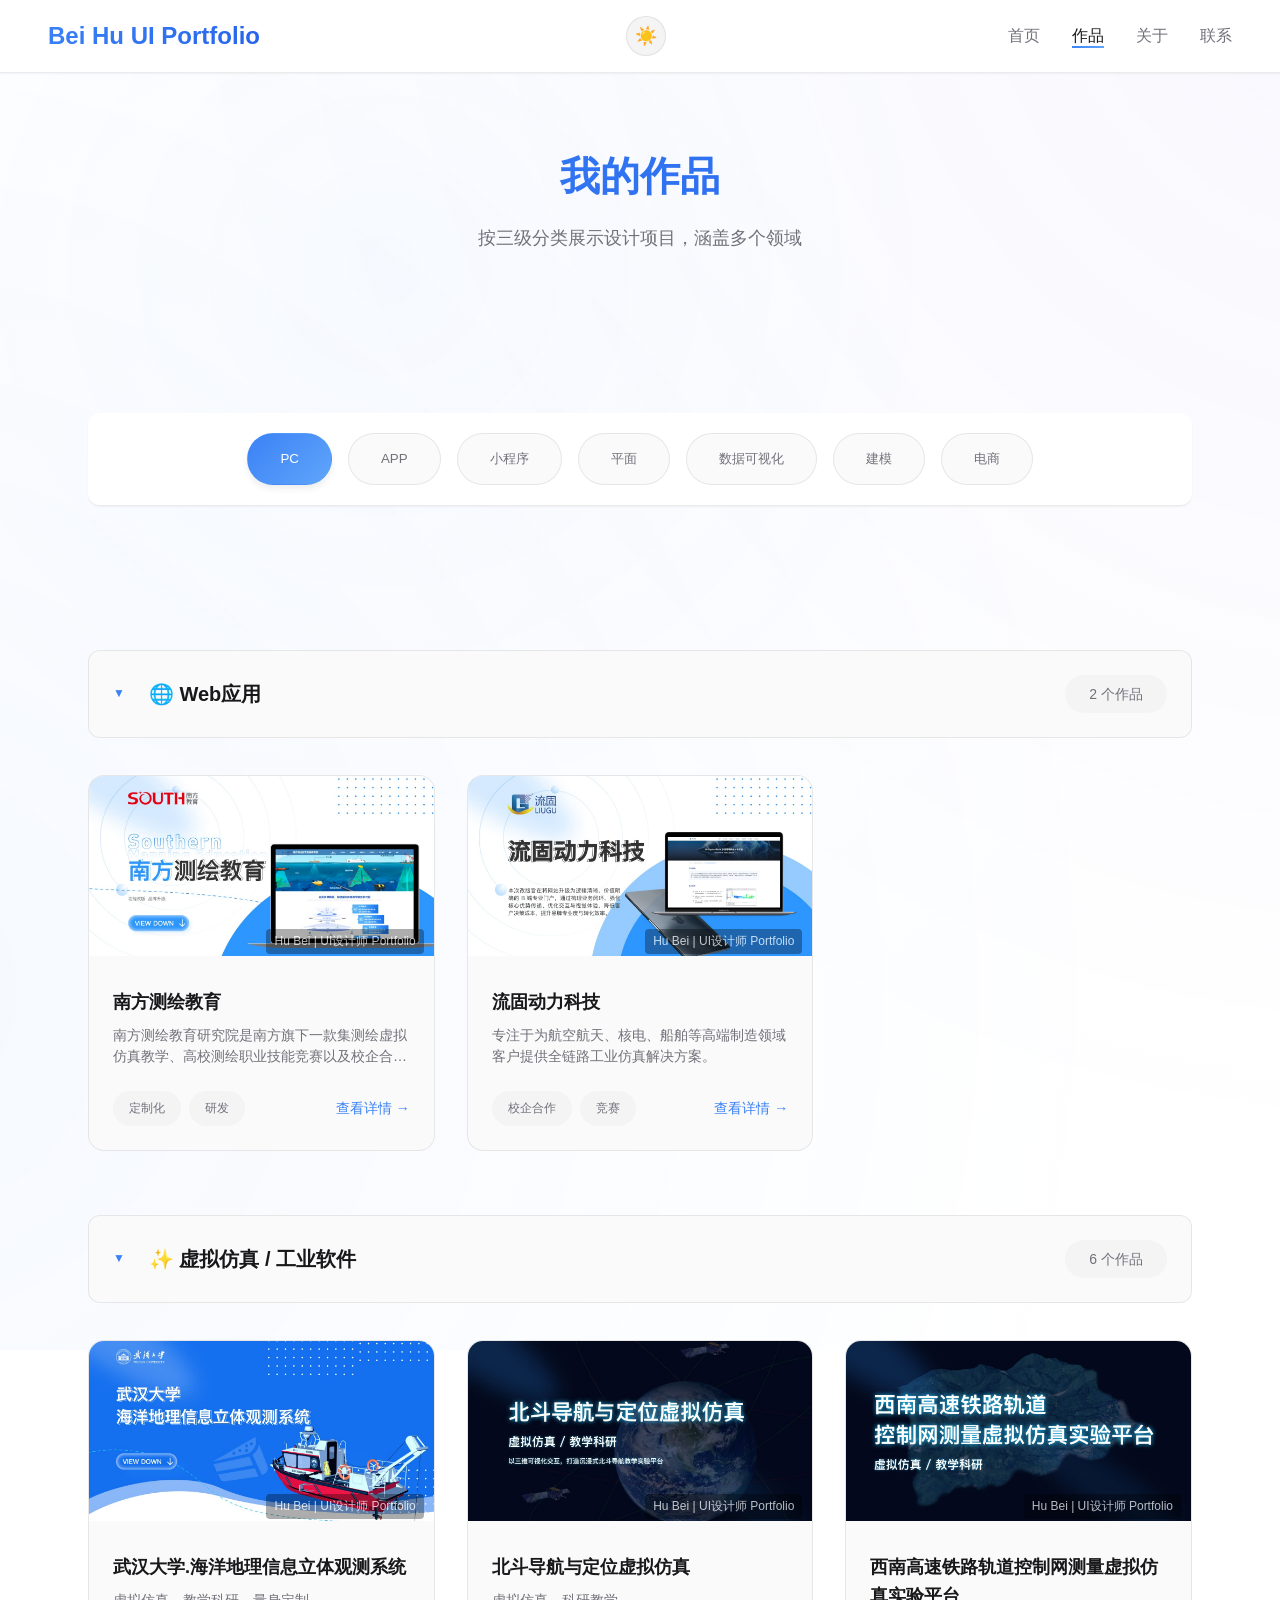
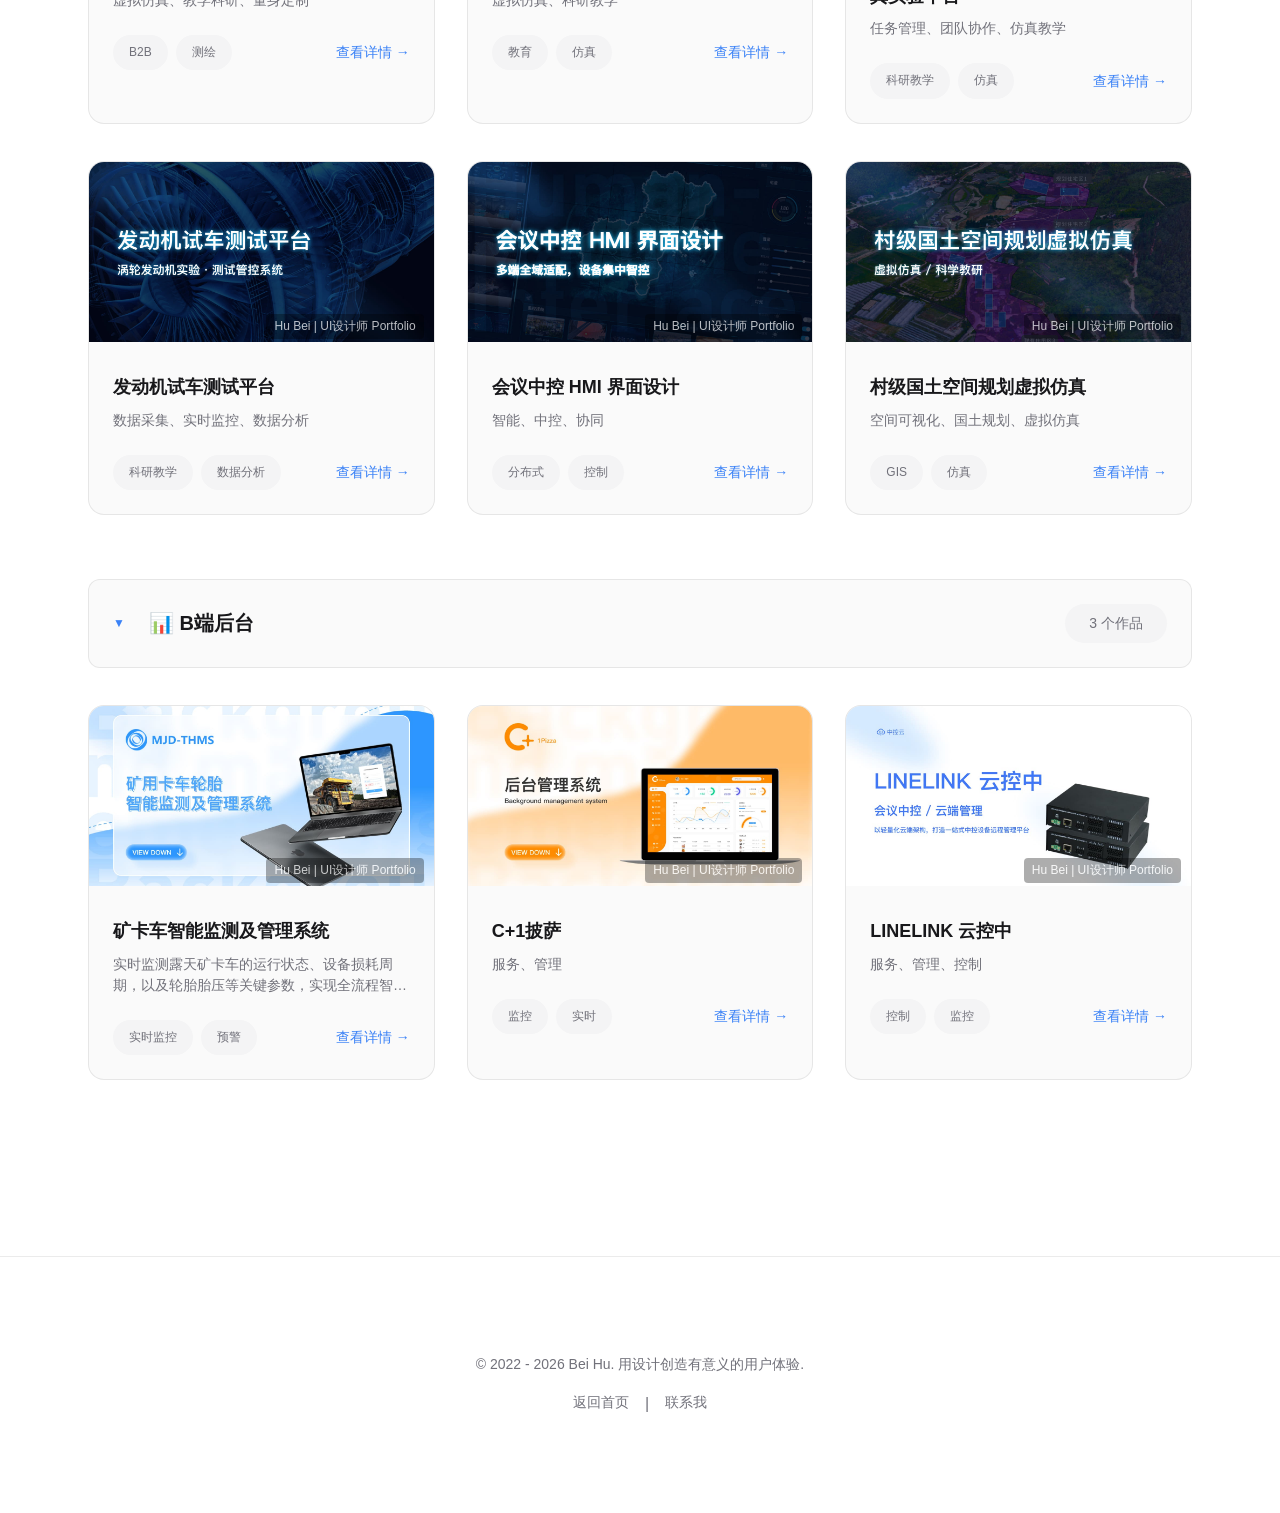
<file: works.html>
<!DOCTYPE html>
<html lang="zh-CN">
<head>
  <meta charset="UTF-8">
  <meta name="viewport" content="width=device-width, initial-scale=1.0">
  <meta name="description" content="Alex Chen 的设计作品集，按三级分类展示APP、PC、小程序、电商、平面、建模、AIGC等领域的UI/UX设计项目">
  <title>作品展示 - Alex Chen UI设计师</title>
  <link rel="stylesheet" href="styles.css">

  <!-- 👇 禁止右键 + 禁止拖拽保存图片的核心代码 -->
  <script>
    // 禁止右键菜单（保存图片/检查元素）
    document.addEventListener('contextmenu', function(e) {
      e.preventDefault();
    });
    
    // 禁止键盘快捷键（Ctrl+S 保存 / Ctrl+U 查看源码）
    document.addEventListener('keydown', function(e) {
      // Ctrl+S (83) 或 Ctrl+U (85)
      if (e.ctrlKey && (e.keyCode === 83 || e.keyCode === 85)) {
        e.preventDefault();
      }
    });
  </script>

  <!-- 👇 CSS 防护样式 -->
  <style>
    /* 全局禁止拖拽 + 禁止选中 */
    img {
      -webkit-user-drag: none; /* 禁止webkit内核拖拽 */
      user-select: none;       /* 禁止选中文字/图片 */
      pointer-events: none;    /* 禁止点击图片 */
    }
  </style>

</head>
<body>
  <!-- 导航栏 -->
  <nav class="navbar">
    <a href="index.html" class="navbar-brand">Bei Hu UI Portfolio</a>
    <div style="display: flex; align-items: center;">
      <button class="navbar-toggle" onclick="toggleMenu()" aria-label="切换菜单">☰</button>
      <button class="theme-toggle" onclick="toggleTheme()" aria-label="切换主题">
        <span class="theme-icon theme-icon-sun">☀️</span>
        <span class="theme-icon theme-icon-moon">🌙</span>
      </button>
    </div>
    <ul class="navbar-menu" id="navbarMenu">
      <li><a href="index.html">首页</a></li>
      <li><a href="works.html" class="active">作品</a></li>
      <li><a href="about.html">关于</a></li>
      <li><a href="contact.html">联系</a></li>
    </ul>
  </nav>

  <!-- 页面标题区域 -->
  <section class="section">
    <div class="container">
      <div class="section-header">
        <h1 class="section-title">我的作品</h1>
        <p class="section-subtitle">按三级分类展示设计项目，涵盖多个领域</p>
      </div>
    </div>
  </section>

  <!-- 一级分类导航 -->
  <section class="section" style="padding-top: 0;">
    <div class="container">
      <div class="category-nav">
        <button class="category-tab active" data-category="pc">PC</button>
        <button class="category-tab" data-category="app">APP</button>
        <button class="category-tab" data-category="miniprogram">小程序</button>
        <button class="category-tab" data-category="graphic">平面</button>
        <button class="category-tab" data-category="Data Visualization">数据可视化</button>
        <button class="category-tab" data-category="modeling">建模</button>
        <button class="category-tab" data-category="ecommerce">电商</button>
        
      </div>
    </div>
  </section>

  <!-- 作品内容区域 -->
  <section class="section" style="padding-top: 0;">
    <div class="container">

      <!-- PC分类 -->
      <div class="category-content active" id="category-pc">
        
        <!-- 二级分类：Web应用 -->
        <div class="subcategory-section">
          <div class="subcategory-header" onclick="toggleSubcategory(this)">
            <h2 class="subcategory-title">🌐 Web应用</h2>
            <span class="subcategory-count">2 个作品</span>
          </div>
          <div class="subcategory-content">
            <div class="works-grid works-grid-3">
              <div class="work-card" onclick="openModal('modal-web-1')">
                <div class="watermark-wrap"><!-- 添加水印 -->
                  <img class="work-card-image " src="./images/works/PC_South_fm.jpg" alt="南方测绘">
                </div>
                <div class="work-card-body">
                  <h3 class="work-card-title">南方测绘教育</h3>
                  <p class="work-card-description">南方测绘教育研究院是南方旗下一款集测绘虚拟仿真教学、高校测绘职业技能竞赛以及校企合作的平台</p>
                  <div class="work-card-meta">
                    <div class="work-card-tags">
                      <span class="work-card-tag">定制化</span>
                      <span class="work-card-tag">研发</span>
                    </div>
                    <span class="work-card-view">查看详情 →</span>
                  </div>
                </div>
              </div>
              <div class="work-card" onclick="openModal('modal-web-2')">
                <div class="watermark-wrap"><!-- 添加水印 -->
                  <img class="work-card-image " src="./images/works/PC_lgdl_fm.jpg" alt="流固动力科技">
                </div>
                <div class="work-card-body">
                  <h3 class="work-card-title">流固动力科技</h3>
                  <p class="work-card-description">专注于为航空航天、核电、船舶等高端制造领域客户提供全链路工业仿真解决方案。</p>
                  <div class="work-card-meta">
                    <div class="work-card-tags">
                      <span class="work-card-tag">校企合作</span>
                      <span class="work-card-tag">竞赛</span>
                    </div>
                    <span class="work-card-view">查看详情 →</span>
                  </div>
                </div>
              </div>
              
              
            </div>
          </div>
        </div>

        <!-- 二级分类：虚拟仿真 / 工业软件 -->
        <div class="subcategory-section">
          <div class="subcategory-header" onclick="toggleSubcategory(this)">
            <h2 class="subcategory-title">✨ 虚拟仿真 / 工业软件</h2>
            <span class="subcategory-count">6 个作品</span>
          </div>
          <div class="subcategory-content">
            <div class="works-grid works-grid-3">
              <div class="work-card" onclick="openModal('modal-VS-1')">
                <div class="watermark-wrap"><!-- 添加水印 -->
                  <img class="work-card-image " src="./images/works/PC_whdx_fm.jpg" alt="武汉大学.海洋地理信息立体观测系统">
                </div>
                <div class="work-card-body">
                  <h3 class="work-card-title">武汉大学.海洋地理信息立体观测系统</h3>
                  <p class="work-card-description">虚拟仿真、教学科研、量身定制</p>
                  <div class="work-card-meta">
                    <div class="work-card-tags">
                      <span class="work-card-tag">B2B</span>
                      <span class="work-card-tag">测绘</span>
                    </div>
                    <span class="work-card-view">查看详情 →</span>
                  </div>
                </div>
              </div>
              <div class="work-card" onclick="openModal('modal-VS-2')">
                <div class="watermark-wrap"><!-- 添加水印 -->
                  <img class="work-card-image" src="./images/works/PC_bddh_fm.jpg" alt="北斗导航与定位虚拟仿真 ">
                </div>
                <div class="work-card-body">
                  <h3 class="work-card-title">北斗导航与定位虚拟仿真 </h3>
                  <p class="work-card-description">虚拟仿真、科研教学</p>
                  <div class="work-card-meta">
                    <div class="work-card-tags">
                      <span class="work-card-tag">教育</span>
                      <span class="work-card-tag">仿真</span>
                    </div>
                    <span class="work-card-view">查看详情 →</span>
                  </div>
                </div>
              </div>
              <div class="work-card" onclick="openModal('modal-VS-3')">
                <div class="watermark-wrap"><!-- 添加水印 -->
                  <img class="work-card-image" src="./images/works/PC_kzwcl_fm.jpg" alt="西南高速铁路轨道控制网测量虚拟仿真实验平台 ">
                </div>
                <div class="work-card-body">
                  <h3 class="work-card-title">西南高速铁路轨道控制网测量虚拟仿真实验平台 </h3>
                  <p class="work-card-description">任务管理、团队协作、仿真教学</p>
                  <div class="work-card-meta">
                    <div class="work-card-tags">
                      <span class="work-card-tag">科研教学</span>
                      <span class="work-card-tag">仿真</span>
                    </div>
                    <span class="work-card-view">查看详情 →</span>
                  </div>
                </div>
              </div>
              <div class="work-card" onclick="openModal('modal-VS-4')">
                <div class="watermark-wrap"><!-- 添加水印 -->
                  <img class="work-card-image" src="./images/works/PC_fdjscpt_fm.jpg" alt="发动机试车测试平台 ">
                </div>
                <div class="work-card-body">
                  <h3 class="work-card-title">发动机试车测试平台 </h3>
                  <p class="work-card-description">数据采集、实时监控、数据分析</p>
                  <div class="work-card-meta">
                    <div class="work-card-tags">
                      <span class="work-card-tag">科研教学</span>
                      <span class="work-card-tag">数据分析</span>
                    </div>
                    <span class="work-card-view">查看详情 →</span>
                  </div>
                </div>
              </div>
              <div class="work-card" onclick="openModal('modal-VS-5')">
                <div class="watermark-wrap"><!-- 添加水印 -->
                  <img class="work-card-image" src="./images/works/PC_HMI_fm.jpg" alt="会议中控 HMI 界面设计 ">
                </div>
                <div class="work-card-body">
                  <h3 class="work-card-title">会议中控 HMI 界面设计 </h3>
                  <p class="work-card-description">智能、中控、协同</p>
                  <div class="work-card-meta">
                    <div class="work-card-tags">
                      <span class="work-card-tag">分布式</span>
                      <span class="work-card-tag">控制</span>
                    </div>
                    <span class="work-card-view">查看详情 →</span>
                  </div>
                </div>
              </div>
              <div class="work-card" onclick="openModal('modal-VS-6')">
                <div class="watermark-wrap"><!-- 添加水印 -->
                  <img class="work-card-image" src="./images/works/PC_gtgh_fm.jpg" alt="西南国土规划">
                </div>
                <div class="work-card-body">
                  <h3 class="work-card-title">村级国土空间规划虚拟仿真 </h3>
                  <p class="work-card-description">空间可视化、国土规划、虚拟仿真</p>
                  <div class="work-card-meta">
                    <div class="work-card-tags">
                      <span class="work-card-tag">GIS</span>
                      <span class="work-card-tag">仿真</span>
                    </div>
                    <span class="work-card-view">查看详情 →</span>
                  </div>
                </div>
              </div>
              
            </div>
          </div>
        </div>

        <!-- 二级分类：B端 -->
        <div class="subcategory-section">
          <div class="subcategory-header" onclick="toggleSubcategory(this)">
            <h2 class="subcategory-title">📊 B端后台</h2>
            <span class="subcategory-count">3 个作品</span>
          </div>
          <div class="subcategory-content">
            <div class="works-grid works-grid-3">
              <div class="work-card" onclick="openModal('modal-be-1')">
                <div class="watermark-wrap"><!-- 添加水印 -->
                  <img class="work-card-image" src="./images/works/B_luntai_fm.jpg" alt="矿卡">
                </div>
                <div class="work-card-body">
                  <h3 class="work-card-title">矿卡车智能监测及管理系统</h3>
                  <p class="work-card-description">实时监测露天矿卡车的运行状态、设备损耗周期，以及轮胎胎压等关键参数，实现全流程智能管理与预警。</p>
                  <div class="work-card-meta">
                    <div class="work-card-tags">
                      <span class="work-card-tag">实时监控</span>
                      <span class="work-card-tag">预警</span>
                    </div>
                    <span class="work-card-view">查看详情 →</span>
                  </div>
                </div>
              </div>
              <div class="work-card" onclick="openModal('modal-be-2')">
                <div class="watermark-wrap"><!-- 添加水印 -->
                  <img class="work-card-image" src="./images/works/PC_1Pizza_fm.jpg" alt="披萨">
                </div>
                <div class="work-card-body">
                  <h3 class="work-card-title">C+1披萨</h3>
                  <p class="work-card-description">服务、管理</p>
                  <div class="work-card-meta">
                    <div class="work-card-tags">
                      <span class="work-card-tag">监控</span>
                      <span class="work-card-tag">实时</span>
                    </div>
                    <span class="work-card-view">查看详情 →</span>
                  </div>
                </div>
              </div>
              <div class="work-card" onclick="openModal('modal-be-3')">
                <div class="watermark-wrap"><!-- 添加水印 -->
                  <img class="work-card-image" src="./images/works/PC_LINELINK_fm.jpg" alt="云中控">
                </div>
                <div class="work-card-body">
                  <h3 class="work-card-title">LINELINK 云控中</h3>
                  <p class="work-card-description">服务、管理、控制</p>
                  <div class="work-card-meta">
                    <div class="work-card-tags">
                      <span class="work-card-tag">控制</span>
                      <span class="work-card-tag">监控</span>
                    </div>
                    <span class="work-card-view">查看详情 →</span>
                  </div>
                </div>
              </div>
            </div>
          </div>
        </div>

      </div>

      <!-- APP分类 -->
      <div class="category-content" id="category-app">
        
        <!-- 二级分类：购物 -->
        <div class="subcategory-section">
          <div class="subcategory-header" onclick="toggleSubcategory(this)">
            <h2 class="subcategory-title">💳 购物</h2>
            <span class="subcategory-count">2 个作品</span>
          </div>
          <div class="subcategory-content">
            <div class="works-grid works-grid-2">
              <div class="work-card" onclick="openModal('modal-ma-1')">
                <div class="watermark-wrap"><!-- 添加水印 -->
                  <img class="work-card-image" src="./images/works/APP_suixinda_fm.jpg" alt="随心搭">
                </div>
                <div class="work-card-body">
                  <h3 class="work-card-title">随心搭</h3>
                  <p class="work-card-description">移动支付、随心购物、社区分享</p>
                  <div class="work-card-meta">
                    <div class="work-card-tags">
                      <span class="work-card-tag">iOS</span>
                      <span class="work-card-tag">Android</span>
                    </div>
                    <span class="work-card-view">查看详情 →</span>
                  </div>
                </div>
              </div>
              <div class="work-card" onclick="openModal('modal-ma-2')">
                <div class="watermark-wrap">
                  <img class="work-card-image" src="./images/works/APP_SINZ_fm.jpg" alt="SINZ">
                </div>
                <div class="work-card-body">
                  <h3 class="work-card-title">SINZ购物</h3>
                  <p class="work-card-description">多元、本地</p>
                  <div class="work-card-meta">
                    <div class="work-card-tags">
                      <span class="work-card-tag">iOS</span>
                      <span class="work-card-tag">一站式购物</span>
                    </div>
                    <span class="work-card-view">查看详情 →</span>
                  </div>
                </div>
              </div>
              
            </div>
          </div>
        </div>

        <!-- 二级分类：运动健康APP -->
        <!-- <div class="subcategory-section">
          <div class="subcategory-header" onclick="toggleSubcategory(this)">
            <h2 class="subcategory-title">🏃 运动健康APP</h2>
            <span class="subcategory-count">2 个作品</span>
          </div>
          <div class="subcategory-content">
            <div class="works-grid works-grid-2">
              <div class="work-card" onclick="openModal('modal-fitness-1')">
                <div class="watermark-wrap">
                  <img class="work-card-image" src="./images/works/app-fitness.jpeg" alt="健身追踪应用">
                </div>
                <div class="work-card-body">
                  <h3 class="work-card-title">健身追踪应用</h3>
                  <p class="work-card-description">运动数据记录、训练计划、健康数据分析</p>
                  <div class="work-card-meta">
                    <div class="work-card-tags">
                      <span class="work-card-tag">健身</span>
                      <span class="work-card-tag">健康</span>
                    </div>
                    <span class="work-card-view">查看详情 →</span>
                  </div>
                </div>
              </div>
              
            </div>
          </div>
        </div> -->

        <!-- 二级分类：社交娱乐APP -->
        <!-- <div class="subcategory-section">
          <div class="subcategory-header" onclick="toggleSubcategory(this)">
            <h2 class="subcategory-title">🎮 社交娱乐APP</h2>
            <span class="subcategory-count">2 个作品</span>
          </div>
          <div class="subcategory-content">
            <div class="works-grid works-grid-2">
              <div class="work-card" onclick="openModal('modal-social-1')">
                <div class="watermark-wrap">
                  <img class="work-card-image" src="./images/works/app-social.jpeg" alt="兴趣社区APP">
                </div>
                <div class="work-card-body">
                  <h3 class="work-card-title">兴趣社区APP</h3>
                  <p class="work-card-description">基于兴趣爱好的垂直社交平台设计</p>
                  <div class="work-card-meta">
                    <div class="work-card-tags">
                      <span class="work-card-tag">社交</span>
                      <span class="work-card-tag">社区</span>
                    </div>
                    <span class="work-card-view">查看详情 →</span>
                  </div>
                </div>
              </div>
              
            </div>
          </div>
        </div> -->

      </div>

      <!-- 小程序分类 -->
      <div class="category-content" id="category-miniprogram">
        
        <!-- 二级分类：微信小程序 -->
        <div class="subcategory-section">
          <div class="subcategory-header" onclick="toggleSubcategory(this)">
            <h2 class="subcategory-title">💬 小程序</h2>
            <span class="subcategory-count">4 个作品</span>
          </div>
          <div class="subcategory-content">
            <div class="works-grid works-grid-3">
              <div class="work-card" onclick="openModal('modal-mp-1')">
                <div class="watermark-wrap"><!-- 添加水印 -->
                  <img class="work-card-image" src="./images/works/XCX_quyou_fm.jpg" alt="趣游小程序">
                </div>
                <div class="work-card-body">
                  <h3 class="work-card-title">趣游</h3>
                  <p class="work-card-description">「趣游」小程序是一款面向全年龄段、具有独立思考能力的成年用户的旅游公共服务平台。</p>
                  <div class="work-card-meta">
                    <div class="work-card-tags">
                      <span class="work-card-tag">本地生活</span>
                      <span class="work-card-tag">O2O</span>
                    </div>
                    <span class="work-card-view">查看详情 →</span>
                  </div>
                </div>
              </div>
              <div class="work-card" onclick="openModal('modal-mp-2')">
                <div class="watermark-wrap"><!-- 添加水印 -->
                  <img class="work-card-image" src="./images/works/XCX_saye_fm.jpg" alt="撒野小程序">
                </div>
                <div class="work-card-body">
                  <h3 class="work-card-title">撒野</h3>
                  <p class="work-card-description">撒野</p>
                  <div class="work-card-meta">
                    <div class="work-card-tags">
                      <span class="work-card-tag">企业</span>
                      <span class="work-card-tag">展示</span>
                    </div>
                    <span class="work-card-view">查看详情 →</span>
                  </div>
                </div>
              </div>
              <div class="work-card" onclick="openModal('modal-mp-3')">
                <div class="watermark-wrap"><!-- 添加水印 -->
                  <img class="work-card-image" src="./images/works/XCX_dzzp_fm.jpg" alt="电子桌牌">
                </div>
                <div class="work-card-body">
                  <h3 class="work-card-title">电子桌牌</h3>
                  <p class="work-card-description">无纸化、绿色、智慧、高效</p>
                  <div class="work-card-meta">
                    <div class="work-card-tags">
                      <span class="work-card-tag">会议</span>
                      <span class="work-card-tag">智慧</span>
                    </div>
                    <span class="work-card-view">查看详情 →</span>
                  </div>
                </div>
              </div>
              <div class="work-card" onclick="openModal('modal-mp-4')">
                <div class="watermark-wrap"><!-- 添加水印 -->
                  <img class="work-card-image" src="./images/works/XCX_hsl-shd_fm.jpg" alt="海食链">
                </div>
                <div class="work-card-body">
                  <h3 class="work-card-title">海食链</h3>
                  <p class="work-card-description">溯源、安全、规范</p>
                  <div class="work-card-meta">
                    <div class="work-card-tags">
                      <span class="work-card-tag">溯源</span>
                      <span class="work-card-tag">安全</span>
                    </div>
                    <span class="work-card-view">查看详情 →</span>
                  </div>
                </div>
              </div>
            </div>
          </div>
        </div>

        <!-- 二级分类：支付宝小程序 -->
        <!-- <div class="subcategory-section">
          <div class="subcategory-header" onclick="toggleSubcategory(this)">
            <h2 class="subcategory-title">💰 支付宝小程序</h2>
            <span class="subcategory-count">1 个作品</span>
          </div>
          <div class="subcategory-content">
            <div class="works-grid works-grid-2">
              <div class="work-card" onclick="openModal('modal-ali-1')">
                <div class="watermark-wrap">
                  <img class="work-card-image" src="./images/works/mini-membership.jpeg" alt="会员管理小程序">
                </div>
                <div class="work-card-body">
                  <h3 class="work-card-title">会员管理小程序</h3>
                  <p class="work-card-description">会员积分、优惠券、消费记录管理</p>
                  <div class="work-card-meta">
                    <div class="work-card-tags">
                      <span class="work-card-tag">会员</span>
                      <span class="work-card-tag">CRM</span>
                    </div>
                    <span class="work-card-view">查看详情 →</span>
                  </div>
                </div>
              </div>
            </div>
          </div>
        </div> -->

      </div>

      <!-- 平面设计分类 -->
      <div class="category-content" id="category-graphic">
        
        <!-- 二级分类：品牌设计 -->
        <div class="subcategory-section">
          <div class="subcategory-header" onclick="toggleSubcategory(this)">
            <h2 class="subcategory-title">🎨 品牌视觉物料设计</h2>
            <span class="subcategory-count">3 个作品</span>
          </div>
          <div class="subcategory-content">
            <div class="works-grid works-grid-3">
              <div class="work-card" onclick="openModal('modal-brand-1')">
                <div class="watermark-wrap"><!-- 添加水印 -->
                  <img class="work-card-image" src="./images/works/PM_hc_fm.jpg" alt="流固动力">
                </div>
                <div class="work-card-body">
                  <h3 class="work-card-title">流固动力</h3>
                  <p class="work-card-description">流固动力企业宣传画册</p>
                  <div class="work-card-meta">
                    <div class="work-card-tags">
                      <span class="work-card-tag">动力</span>
                      <span class="work-card-tag">宣传</span>
                    </div>
                    <span class="work-card-view">查看详情 →</span>
                  </div>
                </div>
              </div>
              
              <div class="work-card" onclick="openModal('modal-hb-1')">
                <div class="watermark-wrap"><!-- 添加水印 -->
                  <img class="work-card-image" src="./images/works/PM_hzzn_hb_fm.jpg" alt="鸿哲智能节日系列公众号海报">
                </div>
                <div class="work-card-body">
                  <h3 class="work-card-title">鸿哲智能节日系列公众号海报</h3>
                  <p class="work-card-description">节日 / 节气系列宣传海报</p>
                  <div class="work-card-meta">
                    <div class="work-card-tags">
                      <span class="work-card-tag">节日</span>
                      <span class="work-card-tag">公众号</span>
                    </div>
                    <span class="work-card-view">查看详情 →</span>
                  </div>
                </div>
              </div>
              <div class="work-card" onclick="openModal('modal-hb-2')">
                <div class="watermark-wrap"><!-- 添加水印 -->
                  <img class="work-card-image" src="./images/works/PM_lgdl_hb_fm.jpg" alt="流固动力品牌视觉物料合集">
                </div>
                <div class="work-card-body">
                  <h3 class="work-card-title">流固动力品牌视觉物料合集</h3>
                  <p class="work-card-description">品牌 / 视觉</p>
                  <div class="work-card-meta">
                    <div class="work-card-tags">
                      <span class="work-card-tag">节日</span>
                      <span class="work-card-tag">宣传</span>
                    </div>
                    <span class="work-card-view">查看详情 →</span>
                  </div>
                </div>
              </div>

              
            </div>
          </div>
        </div>

        <!-- 二级分类：海报设计 -->
        <!-- <div class="subcategory-section">
          <div class="subcategory-header" onclick="toggleSubcategory(this)">
            <h2 class="subcategory-title">📄 海报设计</h2>
            <span class="subcategory-count">2 个作品</span>
          </div>
          <div class="subcategory-content">
            <div class="works-grid works-grid-3">
              
              <div class="work-card" onclick="openModal('modal-jr-2')">
                <div class="watermark-wrap">
                  <img class="work-card-image" src="./images/works/children-day.jpg" alt="六一">
                </div>
                <div class="work-card-body">
                  <h3 class="work-card-title">六一</h3>
                  <p class="work-card-description">鸿哲智能六一宣传海报</p>
                  <div class="work-card-meta">
                    <div class="work-card-tags">
                      <span class="work-card-tag">节日</span>
                      <span class="work-card-tag">端午</span>
                    </div>
                    <span class="work-card-view">查看详情 →</span>
                  </div>
                </div>
              </div>
              
            </div>
          </div>
        </div> -->

      </div>

      <!-- 数据可视化 -->
      <div class="category-content" id="category-Data Visualization">
        
        <!-- 二级分类：数字孪生 -->
        <div class="subcategory-section">
          <div class="subcategory-header" onclick="toggleSubcategory(this)">
            <h2 class="subcategory-title">🤖 数字孪生 / 可视化</h2>
            <span class="subcategory-count">3 个作品</span>
          </div>
          <div class="subcategory-content">
            <div class="works-grid works-grid-3">
              <div class="work-card" onclick="openModal('modal-DVS-1')">
                <div class="watermark-wrap"><!-- 添加水印 -->
                  <img class="work-card-image" src="./images/works/DVS_LTK_fm.jpg" alt="露天矿数字矿山系统">
                </div>
                <div class="work-card-body">
                  <h3 class="work-card-title">露天矿数字矿山系统</h3>
                  <p class="work-card-description">矿山生产全流程的数字化管控</p>
                  <div class="work-card-meta">
                    <div class="work-card-tags">
                      <span class="work-card-tag">GIS</span>
                      <span class="work-card-tag">实时监控</span>
                    </div>
                    <span class="work-card-view">查看详情 →</span>
                  </div>
                </div>
              </div>
              <div class="work-card" onclick="openModal('modal-DVS-2')">
                <div class="watermark-wrap"><!-- 添加水印 -->
                  <img class="work-card-image" src="./images/works/DVS_ZKFBS_fm.jpg" alt="中控分布式可视化大屏">
                </div>
                <div class="work-card-body">
                  <h3 class="work-card-title">中控分布式可视化大屏</h3>
                  <p class="work-card-description">集中管控、可视化调度、状态监控</p>
                  <div class="work-card-meta">
                    <div class="work-card-tags">
                      <span class="work-card-tag">智能管控</span>
                      <span class="work-card-tag">分布式</span>
                    </div>
                    <span class="work-card-view">查看详情 →</span>
                  </div>
                </div>
              </div>
              <div class="work-card" onclick="openModal('modal-DVS-3')">
                <div class="watermark-wrap"><!-- 添加水印 -->
                  <img class="work-card-image" src="./images/works/DVS_SMY_fm.jpg" alt="神木引黄支线综智能监控平台">
                </div>
                <div class="work-card-body">
                  <h3 class="work-card-title">神木引黄支线综智能监控平台</h3>
                  <p class="work-card-description">可视化、状态监控</p>
                  <div class="work-card-meta">
                    <div class="work-card-tags">
                      <span class="work-card-tag">安全</span>
                      <span class="work-card-tag">分析</span>
                    </div>
                    <span class="work-card-view">查看详情 →</span>
                  </div>
                </div>
              </div>
            </div>
          </div>
        </div>

      </div>
      

      <!-- 电商分类 -->
      <div class="category-content" id="category-ecommerce">
        
        <!-- 二级分类：B2C电商 -->
        <div class="subcategory-section">
          <div class="subcategory-header" onclick="toggleSubcategory(this)">
            <h2 class="subcategory-title">🛒 B2C电商</h2>
            <span class="subcategory-count">3 个作品</span>
          </div>
          <div class="subcategory-content">
            <div class="works-grid works-grid-3">
              <div class="work-card" onclick="openModal('modal-ec-b2c-1')">
                <div class="watermark-wrap">
                  <img class="work-card-image" src="./images/works/PM_hezn_zt_fm.jpg" alt="主图">
                </div>
                <div class="work-card-body">
                  <h3 class="work-card-title">鸿哲智能电商主图设计</h3>
                  <p class="work-card-description">专业音响设备代理商与音视频系统方案解决商</p>
                  <div class="work-card-meta">
                    <div class="work-card-tags">
                      <span class="work-card-tag">时尚</span>
                      <span class="work-card-tag">商城</span>
                    </div>
                    <span class="work-card-view">查看详情 →</span>
                  </div>
                </div>
              </div>
              <div class="work-card" onclick="openModal('modal-ec-b2c-2')">
                <div class="watermark-wrap">
                  <img class="work-card-image" src="./images/works/PM_hzzn_dpzx_fm.jpg" alt="鸿哲智能店铺装修">
                </div>
                <div class="work-card-body">
                  <h3 class="work-card-title">鸿哲智能店铺装修</h3>
                  <p class="work-card-description">专业音响设备代理商与音视频系统方案解决商</p>
                  <div class="work-card-meta">
                    <div class="work-card-tags">
                      <span class="work-card-tag">音响</span>
                      <span class="work-card-tag">设备</span>
                    </div>
                    <span class="work-card-view">查看详情 →</span>
                  </div>
                </div>
              </div>
              <div class="work-card" onclick="openModal('modal-ec-b2c-3')">
                <div class="watermark-wrap">
                  <img class="work-card-image" src="./images/works/PM_hzzn_xqy_fm.jpg" alt="S1 Pro+_详情页">
                </div>
                <div class="work-card-body">
                  <h3 class="work-card-title">S1 Pro+_详情页</h3>
                  <p class="work-card-description">是便携扩声的 “全能小钢炮”</p>
                  <div class="work-card-meta">
                    <div class="work-card-tags">
                      <span class="work-card-tag">音响</span>
                      <span class="work-card-tag">设备</span>
                    </div>
                    <span class="work-card-view">查看详情 →</span>
                  </div>
                </div>
              </div>

            </div>
          </div>
        </div>

        <!-- 二级分类：B2B电商 -->
        <!-- <div class="subcategory-section">
          <div class="subcategory-header" onclick="toggleSubcategory(this)">
            <h2 class="subcategory-title">🏢 B2B电商</h2>
            <span class="subcategory-count">1 个作品</span>
          </div>
          <div class="subcategory-content">
            <div class="works-grid works-grid-2">
              <div class="work-card" onclick="openModal('modal-ec-b2b-1')">
                <div class="watermark-wrap">
                  <img class="work-card-image" src="./images/works/ecom-industrial.jpeg" alt="工业采购平台">
                </div>
                <div class="work-card-body">
                  <h3 class="work-card-title">工业采购平台</h3>
                  <p class="work-card-description">工业用品B2B采购，企业级供应链管理</p>
                  <div class="work-card-meta">
                    <div class="work-card-tags">
                      <span class="work-card-tag">工业</span>
                      <span class="work-card-tag">B2B</span>
                    </div>
                    <span class="work-card-view">查看详情 →</span>
                  </div>
                </div>
              </div>
            </div>
          </div>
        </div> -->

      </div>

      <!-- 建模分类 -->
      <div class="category-content" id="category-modeling">
        
        <!-- 二级分类：3D产品建模 -->
        <div class="subcategory-section">
          <div class="subcategory-header" onclick="toggleSubcategory(this)">
            <h2 class="subcategory-title">🎭 3D产品建模</h2>
            <span class="subcategory-count">4 个作品</span>
          </div>
          <div class="subcategory-content">
            <div class="works-grid works-grid-3">
              <div class="work-card" onclick="openModal('modal-3d-1')">
                <div class="watermark-wrap"><!-- 添加水印 -->
                  <img class="work-card-image" src="./images/works/3D_1.jpg" alt="高阻值电阻箱">
                </div>
                <div class="work-card-body">
                  <h3 class="work-card-title">高阻值电阻箱</h3>
                  <p class="work-card-description">高精度、可调节的高值电阻标准件</p>
                  <div class="work-card-meta">
                    <div class="work-card-tags">
                      <span class="work-card-tag">稳定性</span>
                      <span class="work-card-tag">设备</span>
                    </div>
                    <span class="work-card-view">查看详情 →</span>
                  </div>
                </div>
              </div>
              <div class="work-card" onclick="openModal('modal-3d-2')">
                <div class="watermark-wrap"><!-- 添加水印 -->
                  <img class="work-card-image" src="./images/works/3D_2.jpg" alt="精密电阻箱">
                </div>
                <div class="work-card-body">
                  <h3 class="work-card-title">精密电阻箱</h3>
                  <p class="work-card-description">通用型高精度可变电阻标准器</p>
                  <div class="work-card-meta">
                    <div class="work-card-tags">
                      <span class="work-card-tag">电子实验</span>
                      <span class="work-card-tag">仪器</span>
                    </div>
                    <span class="work-card-view">查看详情 →</span>
                  </div>
                </div>
              </div>
              <div class="work-card" onclick="openModal('modal-3d-3')">
                <div class="watermark-wrap"><!-- 添加水印 -->
                  <img class="work-card-image" src="./images/works/3D_3.jpg" alt="多功能校准源">
                </div>
                <div class="work-card-body">
                  <h3 class="work-card-title">多功能校准源</h3>
                  <p class="work-card-description">高精度的信号发生器</p>
                  <div class="work-card-meta">
                    <div class="work-card-tags">
                      <span class="work-card-tag">计量</span>
                      <span class="work-card-tag">材质</span>
                    </div>
                    <span class="work-card-view">查看详情 →</span>
                  </div>
                </div>
              </div>
              <div class="work-card" onclick="openModal('modal-3d-4')">
                <div class="watermark-wrap"><!-- 添加水印 -->
                  <img class="work-card-image" src="./images/works/3D_4.jpg" alt="示波器">
                </div>
                <div class="work-card-body">
                  <h3 class="work-card-title">示波器</h3>
                  <p class="work-card-description">信号波形观测仪器</p>
                  <div class="work-card-meta">
                    <div class="work-card-tags">
                      <span class="work-card-tag">电子研发</span>
                      <span class="work-card-tag">设备</span>
                    </div>
                    <span class="work-card-view">查看详情 →</span>
                  </div>
                </div>
              </div>
            </div>
          </div>
        </div>

        <!-- 二级分类：场景建模 -->
        <!-- <div class="subcategory-section">
          <div class="subcategory-header" onclick="toggleSubcategory(this)">
            <h2 class="subcategory-title">🏠 场景建模</h2>
            <span class="subcategory-count">1 个作品</span>
          </div>
          <div class="subcategory-content">
            <div class="works-grid works-grid-2">
              <div class="work-card" onclick="openModal('modal-scene-1')">
                <div class="watermark-wrap">
                  <img class="work-card-image" src="./images/works/model-interior.jpeg" alt="室内空间建模">
                </div>
                <div class="work-card-body">
                  <h3 class="work-card-title">室内空间建模</h3>
                  <p class="work-card-description">现代办公室室内空间3D建模与光照设计</p>
                  <div class="work-card-meta">
                    <div class="work-card-tags">
                      <span class="work-card-tag">室内</span>
                      <span class="work-card-tag">空间</span>
                    </div>
                    <span class="work-card-view">查看详情 →</span>
                  </div>
                </div>
              </div>
            </div>
          </div>
        </div> -->

      </div>

    </div>
  </section>

  <!-- 设计理念 -->
  <!-- <section class="section">
    <div class="container">
      <div class="section-header">
        <h2 class="section-title">设计理念</h2>
        <p class="section-subtitle">我始终遵循的核心设计原则</p>
      </div>
      <div class="grid grid-3">
        <div class="card">
          <h3 style="font-size: 1.25rem; margin-bottom: 0.5rem;">🎯 以用户为中心</h3>
          <p style="color: var(--text-secondary);">
            每个设计决策都基于用户需求和数据驱动，
            确保产品真正解决用户问题。
          </p>
        </div>
        <div class="card">
          <h3 style="font-size: 1.25rem; margin-bottom: 0.5rem;">✨ 简约而不简单</h3>
          <p style="color: var(--text-secondary);">
            追求简洁的界面，但在细节处精益求精，
            用最少的元素传达最多的信息。
          </p>
        </div>
        <div class="card">
          <h3 style="font-size: 1.25rem; margin-bottom: 0.5rem;">🚀 持续迭代</h3>
          <p style="color: var(--text-secondary);">
            设计是一个持续优化的过程，
            通过用户反馈不断改进产品体验。
          </p>
        </div>
      </div>
    </div>
  </section> -->

  <!-- 页脚 -->
  <footer class="footer">
    <div class="container">
      <p class="footer-text">© 2022 - 2026  Bei Hu.  用设计创造有意义的用户体验.</p>
      <div style="margin-top: 1rem; display: flex; justify-content: center; gap: 1rem;">
        <a href="index.html" class="card-link" style="color: var(--text-secondary);">返回首页</a>
        <span style="color: var(--text-secondary);">|</span>
        <a href="contact.html" class="card-link" style="color: var(--text-secondary);">联系我</a>
      </div>
    </div>
  </footer>

  <!-- 作品详情模态框模板（示例） -->
  <div class="modal-overlay" id="modal-overlay" onclick="closeModal(event)">
    <div class="modal-content" onclick="event.stopPropagation()">
      <div class="modal-header">
        <h2 class="modal-title" id="modal-title">作品标题</h2>
        <button class="modal-close" onclick="closeModal(event)">×</button>
      </div>
      <div class="modal-body" id="modal-body">
        <!-- 动态内容 -->
      </div>
    </div>
  </div>

  <!-- 移动端菜单脚本 -->
  <script>
    // 主题切换功能
    function toggleTheme() {
      const html = document.documentElement;
      const currentTheme = html.getAttribute('data-theme');
      const newTheme = currentTheme === 'dark' ? 'light' : 'dark';
      
      html.setAttribute('data-theme', newTheme);
      localStorage.setItem('theme', newTheme);
    }

    // 初始化主题
    function initTheme() {
      const savedTheme = localStorage.getItem('theme');
      if (savedTheme) {
        document.documentElement.setAttribute('data-theme', savedTheme);
      } else if (window.matchMedia('(prefers-color-scheme: dark)').matches) {
        document.documentElement.setAttribute('data-theme', 'dark');
      }
    }

    // 页面加载时初始化主题
    initTheme();

    // 移动端菜单切换
    function toggleMenu() {
      const menu = document.getElementById('navbarMenu');
      menu.classList.toggle('active');
    }

    document.querySelectorAll('.navbar-menu a').forEach(link => {
      link.addEventListener('click', () => {
        document.getElementById('navbarMenu').classList.remove('active');
      });
    });

    // 一级分类切换
    document.querySelectorAll('.category-tab').forEach(tab => {
      tab.addEventListener('click', () => {
        // 移除所有激活状态
        document.querySelectorAll('.category-tab').forEach(t => t.classList.remove('active'));
        document.querySelectorAll('.category-content').forEach(c => c.classList.remove('active'));
        
        // 激活当前分类
        tab.classList.add('active');
        const categoryId = 'category-' + tab.dataset.category;
        document.getElementById(categoryId).classList.add('active');
      });
    });

    // 二级分类折叠/展开
    function toggleSubcategory(header) {
      header.classList.toggle('collapsed');
      const content = header.nextElementSibling;
      content.classList.toggle('collapsed');
    }

    // 打开模态框
    function openModal(modalId) {
      // 根据modalId动态填充内容（这里可以扩展为从数据源加载）
      const overlay = document.getElementById('modal-overlay');
      const title = document.getElementById('modal-title');
      const body = document.getElementById('modal-body');
      
      // 示例内容（实际应该从数据库或配置文件加载）
      const projectData = {
        // PC
        'modal-web-1': {
          title: '南方测绘教育',
          image: 'url(./images/works/PC_South.jpg)',
          description: '南方测绘教育研究院是南方旗下一款集测绘虚拟仿真教学、高校测绘职业技能竞赛以及校企合作的平台。旨在帮助高校解决“三高三难”等问题，即：高投入、高损耗、高风险、难实施、难观摩、难再现。',
          tags: ['测绘', '服务', '竞赛'],
          stats: { users: '50K+', satisfaction: '93%', conversion: '+30%' },
          tools: 'Figma, Sketch, InVision',
          role: 'UI/UX设计师',
          duration: '2023年5月 - 2023年9月'
        },
        'modal-web-2': {
          title: '流固动力科技',
          image: 'url(./images/works/PC_lgdl.jpg)',
          description: '西安流固以 “高精度、高适配、高效率” 为核心技术理念，聚焦复杂装备研发中的流 - 固 - 热 - 声多物理场耦合仿真难题，构建了 “平台 + 方案 + 服务” 的完整业务体系。',
          tags: ['服务', '定制化', '培训'],
          stats: { users: '50K+', satisfaction: '93%', conversion: '+30%' },
          tools: 'Figma, Sketch, InVision',
          role: 'UI/UX设计师',
          duration: '2023年5月 - 2023年9月'
        },


        'modal-VS-1': {
          title: '武汉大学 海洋地理信息立体观测系统',
          image: 'url(./images/works/PC_whdx.jpg)',
          description: '为武汉大学海洋测绘专业提供模拟真实海洋测绘的虚拟仿真教学平台，替代高成本、高风险的实地实验。',
          tags: ['测绘', '仿真', '科研教学'],
          stats: { users: '100K+', satisfaction: '96%', conversion: '+40%' },
          tools: 'Figma, After Effects, Principle',
          role: 'UI/UX设计师',
          duration: '2023年2月 - 2023年6月'
        },
        'modal-VS-2': {
          title: '北斗导航与定位虚拟仿真',
          image: 'url(./images/works/PC_bddh.jpg)',
          description: '本项目为高校教学场景打造北斗导航与定位虚拟仿真系统界面，以三维地球场景为核心，集成卫星轨道可视化、参数配置、实验数据监控等模块，让用户通过交互界面直观理解导航定位原理，完成虚拟实验操作，解决传统教学模式的痛点，实现教学场景的数字化与沉浸式升级。',
          tags: ['测绘', '仿真', '科研教学'],
          stats: { users: '100K+', satisfaction: '96%', conversion: '+40%' },
          tools: 'Figma, After Effects, Principle',
          role: 'UI/UX设计师',
          duration: '2023年2月 - 2023年6月'
        },
        'modal-VS-3': {
          title: '西南高速铁路轨道控制网测量虚拟仿真实验平台 ',
          image: 'url(./images/works/PC_kzwcl.jpg)',
          description: '本项目以三维地形场景为核心，集成勘测选点、埋石测量、基线计算等全流程模块，让用户通过交互界面完成虚拟实验操作，解决传统教学的痛点，实现轨道测量教学的数字化与沉浸式升级。',
          tags: ['测绘', '仿真', '科研教学'],
          stats: { users: '100K+', satisfaction: '96%', conversion: '+40%' },
          tools: 'Figma, After Effects, Principle',
          role: 'UI/UX设计师',
          duration: '2023年2月 - 2023年6月'
        },
        'modal-VS-4': {
          title: '发动机试车测试平台 ',
          image: 'url(./images/works/PC_fdjscpt.jpg)',
          description: '本项目为实验室涡轮发动机试车实验打造的发动机试车测试平台，解决传统试车过程中，数据采集分散、监控不直观、调试效率低、人工记录误差大的痛点。',
          tags: ['数据采集', '数据实验', '科研教学'],
          stats: { users: '100K+', satisfaction: '96%', conversion: '+40%' },
          tools: 'Figma, After Effects, Principle',
          role: 'UI/UX设计师',
          duration: '2023年2月 - 2023年6月'
        },
        'modal-VS-5': {
          title: '会议中控 HMI 界面设计 ',
          image: 'url(./images/works/PC_HMI.jpg)',
          description: '实现会议设备的集中化、可视化、高效化管理，解决多设备协同控制的痛点，提升会议场景的智能化体验。',
          tags: ['可视化', '协同', '智能'],
          stats: { users: '100K+', satisfaction: '96%', conversion: '+40%' },
          tools: 'Figma, After Effects, Principle',
          role: 'UI/UX设计师',
          duration: '2023年2月 - 2023年6月'
        },
        'modal-VS-6': {
          title: '村级国土空间规划虚拟仿真 ',
          image: 'url(./images/works/PC_gtgh.jpg)',
          description: '村级国土空间规划虚拟仿真系统，三维 GIS 可视化教学平台，支持村庄规划全流程可视化操作。',
          tags: ['GIS可视化', '国土规划'],
          stats: { users: '100K+', satisfaction: '96%', conversion: '+40%' },
          tools: 'Figma, After Effects, Principle',
          role: 'UI/UX设计师',
          duration: '2023年2月 - 2023年6月'
        },
        'modal-VS-7': {
          title: '会议中控 HMI 界面设计 ',
          image: 'url(./images/works/PC_HMI.jpg)',
          description: '实现会议设备的集中化、可视化、高效化管理，解决多设备协同控制的痛点，提升会议场景的智能化体验。',
          tags: ['可视化', '协同', '智能'],
          stats: { users: '100K+', satisfaction: '96%', conversion: '+40%' },
          tools: 'Figma, After Effects, Principle',
          role: 'UI/UX设计师',
          duration: '2023年2月 - 2023年6月'
        },


        'modal-be-1': {
          title: '矿卡',
          image: 'url(./images/works/B_luntai.jpg)',
          description: '该系统用于实时监测露天矿卡车的运行状态、设备损耗周期，以及轮胎胎压、温度、运行时长等关键参数，实现全流程智能管理与预警。',
          tags: ['实时监控', '数据分析'],
          stats: { users: '30K+', satisfaction: '95%', conversion: '+28%' },
          tools: 'Figma, D3.js, ECharts',
          role: 'UI/UX设计师',
          duration: '2022年6月 - 2022年10月'
        },
        'modal-be-2': {
          title: 'C+1披萨',
          image: 'url(./images/works/PC_1Pizza.jpg)',
          description: '服为企业项目管理人员提供方便快捷的项目管理工具，实现加盟、签约、盈收等线上操作。',
          tags: ['监控', '实时', '服务'],
          stats: { users: '15K+', satisfaction: '97%', conversion: '+32%' },
          tools: 'Figma, Grafana, D3.js',
          role: 'UI/UX设计师',
          duration: '2022年3月 - 2022年6月'
        },
        'modal-be-3': {
          title: 'LINELINK 云控中',
          image: 'url(./images/works/PC_LINELINK.jpg)',
          description: 'B 端工业级云端控制平台。',
          tags: ['云端控制', '工业监控'],
          stats: { users: '15K+', satisfaction: '97%', conversion: '+32%' },
          tools: 'Figma, Grafana, D3.js',
          role: 'UI/UX设计师',
          duration: '2022年3月 - 2022年6月'
        },





        // APP分类
        'modal-ma-1': {
          title: '随心搭',
          image: 'url(./images/works/APP_suixinda.jpg)',
          description: '「随心搭」APP 聚焦精致潮流男性，打造集穿搭分享、好物推荐、一站式购物于一体的专属平台，解决穿搭参考零散、分享购物脱节的问题，为不同职业、地域的男性提供个性化穿搭与购物服务。',
          tags: ['iOS', 'Android', '购物', '分享'],
          stats: { users: '500K+', satisfaction: '98%', conversion: '+45%' },
          tools: 'Figma, Sketch, Principle',
          role: 'UI/UX设计师',
          duration: '2023年6月 - 2023年10月'
        },
        'modal-ma-2': {
          title: 'SINZ购物',
          image: 'url(./images/works/APP_SINZ.jpg)',
          description: '「「SINZ」购物 APP 专为墨西哥用户设计，聚焦本地消费需求，打造全品类一站式购物平台，解决购物分散、服务不足的痛点，为用户提供便捷、多元的线上购物服务。',
          tags: ['便捷', '线上', '购物'],
          stats: { users: '500K+', satisfaction: '98%', conversion: '+45%' },
          tools: 'Figma, Sketch, Principle',
          role: 'UI/UX设计师',
          duration: '2023年6月 - 2023年10月'
        },

        

        // 小程序分类
        'modal-mp-1': {
          title: '趣游',
          image: 'url(./images/works/XCX_quyou.jpg)',
          description: '「趣游」小程序是一款面向全年龄段、具有独立思考能力的成年用户的旅游公共服务平台。我们旨在打造旅游业领先的小程序生态，核心解决了用户在旅游过程中面临的 “方案适配性差、公共服务信息零散、定制化门槛高” 三大痛点，提供了从信息查询、个性化规划到一键预订的专业、便捷、个性化的旅游全流程服务。',
          tags: ['本地生活', 'O2O', '小程序'],
          stats: { users: '600K+', satisfaction: '94%', conversion: '+38%' },
          tools: 'Figma',
          role: 'UI/UX设计师',
          duration: '2023年7月 - 2023年10月'
        },
        'modal-mp-2': {
          title: '撒野',
          image: 'url(./images/works/XCX_saye.jpg)',
          description: '企业展示、产品介绍、在线咨询。帮助企业打造专业的数字化名片，提升品牌形象。',
          tags: ['企业', '展示', '小程序'],
          stats: { users: '50K+', satisfaction: '96%', conversion: '+45%' },
          tools: 'Figma, Sketch',
          role: 'UI/UX设计师',
          duration: '2023年4月 - 2023年6月'
        },
        'modal-mp-3': {
          title: '电子桌牌',
          image: 'url(./images/works/XCX_dzzp.jpg)',
          description: '软硬件一体化设计，操作简单高效，适配会议室、办公室、报告厅、政务大厅等多类办公场景，减少纸质物料消耗，实现会议信息数字化、可视化、智能化管理，提升整体办公简洁度与商务质感。',
          tags: ['智慧', '绿色', '小程序'],
          stats: { users: '200K+', satisfaction: '98%', conversion: '+52%' },
          tools: 'Figma, Principle, After Effects',
          role: 'UI/UX设计师',
          duration: '2023年1月 - 2023年4月'
        },
        'modal-mp-4': {
          title: '海食链',
          image: 'url(./images/works/XCX_hsl-shd.jpg)',
          description: '本项目为海口食品经营商户打造的线上化合规管理工具，帮助商户规范经营、降低食品安全合规风险。',
          tags: ['溯源', '安全', '小程序'],
          stats: { users: '200K+', satisfaction: '98%', conversion: '+52%' },
          tools: 'Figma, Principle, After Effects',
          role: 'UI/UX设计师',
          duration: '2023年1月 - 2023年4月'
        },


        // 平面分类
        'modal-brand-1': {
          title: '流固动力',
          image: 'url(./images/works/PM_hc.jpg)',
          description: '公司以 “自主可控、软件报国” 为理念，聚焦流动、传热、燃烧、结构强度、多物理场耦合等核心仿真技术，为高端装备研发提供全链路数字化解决方案。',
          tags: ['宣传', '品牌', '画册'],
          stats: { users: 'N/A', satisfaction: '100%', conversion: 'N/A' },
          tools: 'Illustrator, Photoshop, InDesign',
          role: '品牌设计师',
          duration: '2023年8月 - 2023年10月'
        },

        'modal-hb-1': {
          title: '鸿哲智能节日系列公众号海报',
          image: 'url(./images/works/PM_hzzn_hb.jpg)',
          description: '结合品牌调性与节日主题，打造风格统一的系列宣传海报，助力企业公众号日常运营与品牌传播。',
          tags: ['宣传', '品牌', '公众号'],
          stats: { users: 'N/A', satisfaction: '100%', conversion: 'N/A' },
          tools: 'Illustrator, Photoshop, InDesign',
          role: '品牌设计师',
          duration: '2023年8月 - 2023年10月'
        },
        'modal-hb-2': {
          title: '流固动力品牌视觉物料合集',
          image: 'url(./images/works/PM_lgdl_hb.jpg)',
          description: '流固动力品牌视觉物料合集',
          tags: ['宣传'],
          stats: { users: 'N/A', satisfaction: '100%', conversion: 'N/A' },
          tools: 'Illustrator, Photoshop, InDesign',
          role: '品牌设计师',
          duration: '2023年8月 - 2023年10月'
        },
        

        // 数据可视化分类
        'modal-DVS-1': {
          title: '露天矿数字矿山系统',
          image: 'url(./images/works/DVS_LTK.jpg)',
          description: '鄂尔多斯某露天矿场在传统开采模式下，存在生产流程不透明、工艺管控难度大、数据分散难整合等问题，亟需一套可视化数字系统，实现矿山生产全流程的数字化管控。',
          tags: ['数字矿山', 'GIS', '可视化'],
          stats: { users: 'N/A', satisfaction: '100%', conversion: 'N/A' },
          tools: 'Midjourney, Stable Diffusion, Photoshop',
          role: 'AI艺术家',
          duration: '2023年10月 - 至今'
        },
        'modal-DVS-2': {
          title: '中控分布式可视化大屏',
          image: 'url(./images/works/DVS_ZKFBS.jpg)',
          description: '数据可视化 + 工业中控 + 智能管控交叉赛道的项目，核心解决了传统中控系统分散、操作复杂、状态不透明的痛点。',
          tags: ['分布式', '智能管控', '数据大屏'],
          stats: { users: 'N/A', satisfaction: '100%', conversion: 'N/A' },
          tools: 'Midjourney, Stable Diffusion, Photoshop',
          role: 'AI艺术家',
          duration: '2023年8月 - 至今'
        },
        'modal-DVS-3': {
          title: '神木引黄支线综智能监控平台',
          image: 'url(./images/works/DVS_SMY.jpg)',
          description: '面向水利引黄工程场景，实现管线运行状态、流量数据、设备工况的可视化集中监控与异常预警，保障供水安全。',
          tags: ['数据监控', '数据大屏'],
          stats: { users: 'N/A', satisfaction: '100%', conversion: 'N/A' },
          tools: 'Midjourney, Stable Diffusion, Photoshop',
          role: 'AI艺术家',
          duration: '2023年8月 - 至今'
        },


        // 建模分类
        'modal-3d-1': {
          title: '高阻值电阻箱',
          image: 'url(./images/works/3D_1.jpg)',
          description: '一种高精度、可调节的高值电阻标准件，可以提供非常稳定、精确的大电阻值（比如兆欧级甚至更高）。',
          tags: ['产品', '3D建模'],
          stats: { users: 'N/A', satisfaction: '100%', conversion: 'N/A' },
          tools: 'Blender, Cinema 4D, Octane',
          role: '3D设计师',
          duration: '2023年7月 - 2023年9月'
        },
        'modal-3d-2': {
          title: '精密电阻箱',
          image: 'url(./images/works/3D_2.jpg)',
          description: '一种通用型高精度可变电阻标准器，能提供多种标准电阻值。',
          tags: ['精密', '3D建模'],
          stats: { users: 'N/A', satisfaction: '100%', conversion: 'N/A' },
          tools: 'Blender, V-Ray, Photoshop',
          role: '3D设计师',
          duration: '2023年4月 - 2023年6月'
        },
        'modal-3d-3': {
          title: '多功能校准源',
          image: 'url(./images/works/3D_3.jpg)',
          description: '一种高精度的信号发生器，能输出标准的电压、电流、频率等信号。',
          tags: ['设备', '3D建模'],
          stats: { users: 'N/A', satisfaction: '100%', conversion: 'N/A' },
          tools: 'Blender, V-Ray, Photoshop',
          role: '3D设计师',
          duration: '2023年4月 - 2023年6月'
        },
        'modal-3d-4': {
          title: '示波器',
          image: 'url(./images/works/3D_4.jpg)',
          description: '电子工程师最常用的信号波形观测仪器，能把电信号的变化过程以图像的形式显示出来',
          tags: ['材质', '3D建模'],
          stats: { users: 'N/A', satisfaction: '100%', conversion: 'N/A' },
          tools: 'Blender, V-Ray, Photoshop',
          role: '3D设计师',
          duration: '2023年4月 - 2023年6月'
        },


        // 电商分类
        'modal-ec-b2c-1': {
          title: '鸿哲智能京东店铺专业音响',
          image: 'url(./images/works/PM_hezn_zt.jpg)',
          description: '专业音响设备代理商与音视频系统方案解决商。',
          tags: ['时尚', '商城', 'B2C'],
          stats: { users: '500K+', satisfaction: '95%', conversion: '+48%' },
          tools: 'Figma, Sketch, Principle',
          role: 'UI/UX设计师',
          duration: '2023年6月 - 2023年9月'
        },
        'modal-ec-b2c-2': {
          title: '鸿哲智能店铺装修',
          image: 'url(./images/works/PM_hzzn_dpzx.jpg)',
          description: '生鲜食品在线购买，支持配送与自提。保证食材新鲜，提供便捷的购物体验。',
          tags: ['代理商', '品牌', 'B2C'],
          stats: { users: '300K+', satisfaction: '97%', conversion: '+55%' },
          tools: 'Figma, After Effects, Principle',
          role: 'UI/UX设计师',
          duration: '2023年3月 - 2023年6月'
        },
        'modal-ec-b2c-3': {
          title: 'S1 Pro+_详情页',
          image: 'url(./images/works/PM_hzzn_xqy.jpg)',
          description: 'Bose S1 Pro+ 便携无线专业扩声音箱，体积小巧、声压充足，支持直播与户外使用，适配小型演出、K 歌、会议及户外场景。',
          tags: ['品质', 'B2c'],
          stats: { users: '10K+', satisfaction: '92%', conversion: '+25%' },
          tools: 'Figma, Sketch, InVision',
          role: 'UI/UX设计师',
          duration: '2022年11月 - 2023年3月'
        },




        'modal-scene-1': {
          title: '室内空间建模',
          image: 'url(./images/works/model-interior.jpeg)',
          description: '现代办公室室内空间3D建模与光照设计。呈现室内设计方案，帮助客户直观感受空间效果。',
          tags: ['室内', '空间', '3D建模'],
          stats: { users: 'N/A', satisfaction: '100%', conversion: 'N/A' },
          tools: 'Blender, 3ds Max, V-Ray',
          role: '3D设计师',
          duration: '2023年1月 - 2023年4月'
        }
      };
      
      const data = projectData[modalId] || {
        title: '作品详情',
        image: 'linear-gradient(135deg, #6366f1 0%, #ec4899 100%)',
        description: '这是作品的详细介绍内容。包括项目背景、设计目标、设计过程、最终成果等信息。',
        tags: ['UI设计', 'UX设计'],
        stats: { users: '100K+', satisfaction: '95%', conversion: '+20%' },
        tools: 'Figma, Adobe XD',
        role: 'UI/UX设计师',
        duration: '2023年'
      };


      title.textContent = data.title;
      // 提取图片URL（去掉url()包裹）; 第一行 弹窗图片大小。弹窗底部信息
      const imageUrl = data.image.replace(/url\((.*)\)/, '$1');
      body.innerHTML = `
        <img class="modal-image" src="${imageUrl}" alt="${data.title}" style="width: 100%; border-radius: 0.75rem; margin-bottom: 1.5rem;">
        
        <!-- 隐藏 -->
        <!-- <div class="modal-stats">
          <div class="modal-stat-item">
            <div class="modal-stat-value">${data.stats.users}</div>
            <div class="modal-stat-label">用户数量</div>
          </div>
          <div class="modal-stat-item">
            <div class="modal-stat-value">${data.stats.satisfaction}</div>
            <div class="modal-stat-label">用户满意度</div>
          </div>
          <div class="modal-stat-item">
            <div class="modal-stat-value">${data.stats.conversion}</div>
            <div class="modal-stat-label">转化率提升</div>
          </div>
        </div> -->


        <div class="modal-section">
          <h3 class="modal-section-title">项目描述</h3>
          <p class="modal-description">${data.description}</p>
        </div>


        <div class="modal-section">
          <h3 class="modal-section-title">标签</h3>
          <div class="modal-tags">
            ${data.tags.map(tag => `<span class="modal-tag">${tag}</span>`).join('')}
          </div>
        </div>


        <!-- 隐藏 -->
        <!-- <div class="modal-section">
          <h3 class="modal-section-title">项目信息</h3>
          <p style="color: var(--text-secondary);">
            <strong>工具：</strong>${data.tools}<br>
            <strong>角色：</strong>${data.role}<br>
            <strong>时间：</strong>${data.duration}
          </p>
        </div> -->
        
        
      `;
      
      overlay.classList.add('active');
      document.body.style.overflow = 'hidden';
    }

    // 关闭模态框
    function closeModal(event) {
      event.preventDefault();
      event.stopPropagation();
      const overlay = document.getElementById('modal-overlay');
      overlay.classList.remove('active');
      document.body.style.overflow = '';
    }

    // ESC键关闭模态框
    document.addEventListener('keydown', (e) => {
      if (e.key === 'Escape') {
        document.getElementById('modal-overlay').classList.remove('active');
        document.body.style.overflow = '';
      }
    });
  </script>
</body>
</html>
</file>
<file: styles.css>
/* ========================================
   UI设计师作品集网站 - 统一样式
   ======================================== */

/* Reset & Base Styles */
* {
  margin: 0;
  padding: 0;
  box-sizing: border-box;
}

/* 全局滚动条样式 - 浅色主题 */
::-webkit-scrollbar {
  width: 10px;
  height: 10px;
}

::-webkit-scrollbar-track {
  background: #f4f4f5;
  border-radius: 10px;
}

::-webkit-scrollbar-thumb {
  background: linear-gradient(180deg, #3b82f6 0%, #6366f1 100%);
  border-radius: 10px;
  border: 2px solid #f4f4f5;
}

::-webkit-scrollbar-thumb:hover {
  background: linear-gradient(180deg, #2563eb 0%, #4f46e5 100%);
  box-shadow: 0 0 10px rgba(59, 130, 246, 0.3);
}

* {
  scrollbar-width: thin;
  scrollbar-color: #3b82f6 #f4f4f5;
}

:root {
  /* 核心色（2色） */
  --primary: #3b82f6;
  --primary-hover: #2563eb;
  --primary-light: #60a5fa;
  
  /* 背景色系 - 浅色主题 */
  --background: #ffffff;
  --surface: #fafafa;
  --surface-light: #f4f4f5;
  --border: rgba(0, 0, 0, 0.08);
  
  /* 文字颜色 */
  --text-primary: #18181b;
  --text-secondary: #71717a;
  --text-muted: #a1a1aa;
  
  /* 渐变色 */
  --gradient: linear-gradient(135deg, var(--primary) 0%, var(--primary-light) 100%);
  --gradient-text: linear-gradient(135deg, var(--primary) 0%, #2563eb 100%);
  
  /* 阴影 */
  --shadow-sm: 0 1px 2px rgba(0, 0, 0, 0.05);
  --shadow-md: 0 4px 6px rgba(0, 0, 0, 0.07);
  --shadow-lg: 0 10px 15px rgba(0, 0, 0, 0.1);
  --shadow-glow: 0 4px 20px rgba(59, 130, 246, 0.15);
  
  /* 间距 */
  --spacing-xs: 0.5rem;
  --spacing-sm: 1rem;
  --spacing-md: 1.5rem;
  --spacing-lg: 2rem;
  --spacing-xl: 3rem;
  --spacing-2xl: 4rem;
  
  /* 圆角 */
  --radius-sm: 0.375rem;
  --radius-md: 0.5rem;
  --radius-lg: 0.75rem;
  --radius-xl: 1rem;
  --radius-full: 9999px;
  
  /* 过渡 */
  --transition-fast: 150ms ease;
  --transition-base: 300ms ease;
  --transition-slow: 500ms ease;
  
  /* 字体 */
  --font-family: -apple-system, BlinkMacSystemFont, 'Segoe UI', 'Roboto', 'Oxygen',
    'Ubuntu', 'Cantarell', 'Fira Sans', 'Droid Sans', 'Helvetica Neue', sans-serif;
}


  /* ========================================
   修改
   ======================================== */
  /* 主色文字（适配双主题变量） */
.primary-text {
  color: var(--primary-color); /* 用你定义的主题主色变量 */
  font-weight: 800; /* 加粗突出 */
}
  /* 辅助色文字（适配双主题变量） */
.secondary-text {
  color: var(--primary-gradient); /* 也可以用渐变，需要额外处理 */
  font-weight: 500;
}
 

/* <div class="watermark-wrap"><!-- 添加水印 --></div> */
/* --- 图片水印容器 --- */
.watermark-wrap {
  position: relative;      /* 关键：作为水印的定位参考（必须有） */
  display: block;           /* 改为 block，让图片填满容器宽度 */
  width: 100%;              /* 跟随父级卡片宽度 */
  /*height: 200px;            /* 必须和你图片的行内样式高度一致 */
  /*overflow: hidden;         /* 关键：防止水印溢出到卡片外面 */
  /*margin-bottom: 16px;       /*保持和文字的间距（可选，根据你的布局调） */
}

/* --- 精准水印文字 --- */
.watermark-wrap::after {
  content: "Hu Bei | UI设计师 Portfolio"; /* 你的签名 */
  position: absolute;
  bottom: 10px;            /* 距离图片底部 10px */
  right: 10px;              /* 距离图片右侧 10px */
  color: rgba(255, 255, 255, 0.9);
  font-size: 12px;
  background: rgba(0, 0, 0, 0.4);
  padding: 3px 8px;
  border-radius: 4px;
  pointer-events: none;     /* 不阻挡点击 */
  z-index: 5;               /* 确保在图片上层，不会跑到背景后面 */
  opacity: 0.8;            /* 透明度 */
}

/* --- 确保图片填满容器 --- */
.watermark-wrap .card-image {
  width: 100%;
  height: 100%;
  object-fit: cover;        /* 保持图片比例 */
  display: block;           /* 消除图片底部空隙 */
}





/* ========================================
   暗色主题
   ======================================== */
[data-theme="dark"] {
  /* 核心色 */
  --primary: #6366f1;
  --primary-hover: #818cf8;
  --primary-light: #a5b4fc;
  
  /* 背景色系 - 暗色主题 */
  --background: #0f0f1a;
  --surface: #1a1a2e;
  --surface-light: #252542;
  --border: rgba(255, 255, 255, 0.1);
  
  /* 文字颜色 */
  --text-primary: #ffffff;
  --text-secondary: #a1a1aa;
  --text-muted: #71717a;
  
  /* 渐变色 */
  --gradient: linear-gradient(135deg, #6366f1 0%, #a855f7 100%);
  --gradient-text: linear-gradient(135deg, #818cf8 0%, #c084fc 100%);
  
  /* 阴影 */
  --shadow-sm: 0 2px 4px rgba(0, 0, 0, 0.3);
  --shadow-md: 0 4px 6px rgba(0, 0, 0, 0.4);
  --shadow-lg: 0 10px 15px rgba(0, 0, 0, 0.5);
  --shadow-glow: 0 0 30px rgba(99, 102, 241, 0.3);
}

/* 暗色主题 - 滚动条 */
[data-theme="dark"] ::-webkit-scrollbar-track {
  background: #1a1a2e;
}

[data-theme="dark"] ::-webkit-scrollbar-thumb {
  background: linear-gradient(180deg, #6366f1 0%, #a855f7 100%);
  border: 2px solid #1a1a2e;
}

[data-theme="dark"] ::-webkit-scrollbar-thumb:hover {
  background: linear-gradient(180deg, #818cf8 0%, #c084fc 100%);
  box-shadow: 0 0 10px rgba(99, 102, 241, 0.5);
}

[data-theme="dark"] * {
  scrollbar-color: #6366f1 #1a1a2e;
}

/* 暗色主题 - 背景装饰 */
[data-theme="dark"] body::before {
  background: 
    radial-gradient(circle at 20% 80%, rgba(99, 102, 241, 0.15) 0%, transparent 50%),
    radial-gradient(circle at 80% 20%, rgba(168, 85, 247, 0.15) 0%, transparent 50%),
    radial-gradient(circle at 40% 40%, rgba(165, 180, 252, 0.1) 0%, transparent 30%);
}

/* 暗色主题 - 导航栏 */
[data-theme="dark"] .navbar {
  background: rgba(15, 15, 26, 0.85);
  box-shadow: none;
}

[data-theme="dark"] .navbar-menu {
  /* background: var(--surface); */
  box-shadow: var(--shadow-lg);
}

/* 暗色主题 - 分类导航 */
[data-theme="dark"] .category-nav {
  background: rgba(15, 15, 26, 0.9);
  box-shadow: none;
}

/* 暗色主题 - 按钮文字 */
[data-theme="dark"] .btn-primary {
  color: #ffffff;
}

[data-theme="dark"] .category-tab.active {
  color: #ffffff;
}

/* 暗色主题 - 卡片悬停 */
[data-theme="dark"] .card:hover,
[data-theme="dark"] .work-card:hover {
  box-shadow: var(--shadow-glow);
}

/* 暗色主题 - 模态框 */
[data-theme="dark"] .modal-overlay {
  background: rgba(0, 0, 0, 0.85);
}

[data-theme="dark"] .modal-content::-webkit-scrollbar-track {
  background: #1a1a2e !important;
}

[data-theme="dark"] .modal-content::-webkit-scrollbar-thumb {
  background: linear-gradient(180deg, #6366f1 0%, #a855f7 100%) !important;
  border: 3px solid #1a1a2e !important;
}

[data-theme="dark"] .modal-content::-webkit-scrollbar-thumb:hover {
  background: linear-gradient(180deg, #818cf8 0%, #c084fc 100%) !important;
}

[data-theme="dark"] .modal-content {
  scrollbar-color: #6366f1 #1a1a2e !important;
}



/* 暗色主题 - 图标颜色 */
[data-theme="dark"] .contact-icon {
  color: #ffffff;
}

/* 字体引入 */
@import url('https://fonts.googleapis.com/css2?family=Inter:wght@300;400;500;600;700&display=swap');

/* Body */
html {
  scroll-behavior: smooth;
}

body {
  font-family: var(--font-family);
  background: var(--background);
  color: var(--text-primary);
  line-height: 1.6;
  overflow-x: hidden;
  -webkit-font-smoothing: antialiased;
  -moz-osx-font-smoothing: grayscale;
}

/* 背景装饰 - 浅色主题 */
body::before {
  content: '';
  position: fixed;
  top: -50%;
  left: -50%;
  width: 200%;
  height: 200%;
  background: 
    radial-gradient(circle at 20% 80%, rgba(59, 130, 246, 0.05) 0%, transparent 50%),
    radial-gradient(circle at 80% 20%, rgba(99, 102, 241, 0.05) 0%, transparent 50%),
    radial-gradient(circle at 40% 40%, rgba(96, 165, 250, 0.03) 0%, transparent 30%);
  pointer-events: none;
  z-index: 0;
}

/* ========================================
   导航栏
   ======================================== */
  
.navbar {
  position: fixed;
  top: 0;
  left: 0;
  right: 0;
  z-index: 1000;
  padding: var(--spacing-sm) var(--spacing-xl);
  display: flex;
  justify-content: space-between;
  align-items: center;
  backdrop-filter: blur(10px);
  -webkit-backdrop-filter: blur(10px);
  background: rgba(255, 255, 255, 0.9);
  border-bottom: 1px solid var(--border);
  box-shadow: var(--shadow-sm);
}

.navbar-brand {
  font-size: 1.5rem;
  font-weight: 700;
  background: var(--gradient-text);
  -webkit-background-clip: text;
  -webkit-text-fill-color: transparent;
  background-clip: text;
  text-decoration: none;
}

.navbar-menu {
  display: flex;
  gap: var(--spacing-lg);
  list-style: none;
}

.navbar-menu a {
  color: var(--text-secondary);
  text-decoration: none;
  font-weight: 500;
  transition: color var(--transition-fast);
  position: relative;
}

.navbar-menu a:hover,
.navbar-menu a.active {
  color: var(--text-primary);
}

.navbar-menu a::after {
  content: '';
  position: absolute;
  bottom: -4px;
  left: 0;
  width: 0;
  height: 2px;
  background: var(--gradient);
  transition: width var(--transition-base);
}

.navbar-menu a:hover::after,
.navbar-menu a.active::after {
  width: 100%;
}

/* 移动端菜单按钮 */
.navbar-toggle {
  display: none;
  background: none;
  border: none;
  color: var(--text-primary);
  font-size: 1.5rem;
  cursor: pointer;
  padding: var(--spacing-xs);
}

/* 主题切换按钮 */
.theme-toggle {
  display: flex;
  align-items: center;
  justify-content: center;
  width: 40px;
  height: 40px;
  background: var(--surface-light);
  border: 1px solid var(--border);
  border-radius: var(--radius-full);
  cursor: pointer;
  transition: all var(--transition-base);
  margin-left: var(--spacing-md);
  position: relative;
  overflow: hidden;
}

.theme-toggle:hover {
  background: var(--primary);
  border-color: var(--primary);
  transform: rotate(15deg);
}

.theme-toggle:hover .theme-icon {
  color: #ffffff;
}

.theme-icon {
  font-size: 1.125rem;
  transition: all var(--transition-base);
  display: flex;
  align-items: center;
  justify-content: center;
}

.theme-icon-sun {
  display: block;
}

.theme-icon-moon {
  display: none;
}

[data-theme="dark"] .theme-icon-sun {
  display: none;
}

[data-theme="dark"] .theme-icon-moon {
  display: block;
}

/* 主题切换过渡动画 */
body {
  transition: background-color var(--transition-base), color var(--transition-base);
}

/* ========================================
   通用布局
   ======================================== */
   
.container {
  max-width: 1200px;
  margin: 0 auto;
  padding: var(--spacing-xl);
}

.section {
  padding: var(--spacing-2xl) 0;
  padding: 32px 24px 0px 24px;
  position: relative;
  z-index: 1;
}

.section-header {
  text-align: center;
  /* margin-bottom: var(--spacing-2xl); */
  padding: var(--spacing-2xl) 0;
}

.section-title {
  font-size: 2.5rem;
  font-weight: 700;
  margin-bottom: var(--spacing-sm);
  background: var(--gradient-text);
  -webkit-background-clip: text;
  -webkit-text-fill-color: transparent;
  background-clip: text;
}

.section-subtitle {
  color: var(--text-secondary);
  font-size: 1.125rem;
}

/* ========================================
   按钮样式
   ======================================== */
  
.btn {
  display: inline-flex;
  align-items: center;
  justify-content: center;
  gap: var(--spacing-sm);
  padding: var(--spacing-sm) var(--spacing-lg);
  border-radius: var(--radius-full);
  font-weight: 600;
  text-decoration: none;
  transition: all var(--transition-base);
  cursor: pointer;
  border: none;
  font-size: 1rem;
}

.btn-primary {
  background: var(--gradient);
  color: #ffffff;
  box-shadow: var(--shadow-md);
}

.btn-primary:hover {
  transform: translateY(-2px);
  box-shadow: var(--shadow-lg);
}

.btn-secondary {
  background: transparent;
  color: var(--text-primary);
  border: 2px solid var(--border);
}

.btn-secondary:hover {
  background: var(--surface-light);
  border-color: var(--primary);
}

/* ========================================
   卡片样式
   ======================================== */
  
.card {
  background: var(--surface);
  border: 1px solid var(--border);
  border-radius: var(--radius-xl);
  padding: var(--spacing-lg);
  transition: all var(--transition-base);
}

.card:hover {
  transform: translateY(-5px);
  border-color: var(--primary);
  box-shadow: var(--shadow-lg);
}

.card-image {
  width: 100%;
  height: 200px;
  object-fit: cover;
  border-radius: var(--radius-lg);
  margin-bottom: var(--spacing-md);
  background: var(--surface-light);
}

.card-title {
  font-size: 1.25rem;
  font-weight: 600;
  margin-bottom: var(--spacing-sm);
}

.card-description {
  color: var(--text-secondary);
  font-size: 0.875rem;
  margin-bottom: var(--spacing-md);
}

.card-footer {
  display: flex;
  justify-content: space-between;
  align-items: center;
  gap: var(--spacing-md);
}

.card-tags {
  display: flex;
  gap: var(--spacing-xs);
  flex-wrap: wrap;
}

.card-tag {
  padding: var(--spacing-xs) var(--spacing-sm);
  background: var(--surface-light);
  border-radius: var(--radius-full);
  font-size: 0.75rem;
  color: var(--text-secondary);
}

.card-link {
  color: var(--primary);
  text-decoration: none;
  font-weight: 500;
  font-size: 0.875rem;
  transition: color var(--transition-fast);
}

.card-link:hover {
  color: var(--secondary);
}

/* ========================================
   网格布局
   ======================================== */
  
.grid {
  display: grid;
  gap: var(--spacing-lg);
}

.grid-2 {
  grid-template-columns: repeat(2, 1fr);
}

.grid-3 {
  grid-template-columns: repeat(3, 1fr);
}

.grid-4 {
  grid-template-columns: repeat(4, 1fr);
}

/* ========================================
   Hero 区域
   ======================================== */
  
.hero {
  min-height: 100vh;
  display: flex;
  align-items: center;
  justify-content: center;
  text-align: center;
  padding-top: 80px;
}

.hero-content {
  max-width: 800px;
}

.hero-badge {
  display: inline-block;
  padding: var(--spacing-xs) var(--spacing-md);
  background: var(--surface-light);
  border-radius: var(--radius-full);
  font-size: 0.875rem;
  color: var(--primary);
  margin-bottom: var(--spacing-md);
  font-weight: 500;
}

.hero-title {
  font-size: 3.5rem;
  font-weight: 800;
  margin-bottom: var(--spacing-md);
  line-height: 1.2;
  background: var(--gradient-text);
  -webkit-background-clip: text;
  -webkit-text-fill-color: transparent;
  background-clip: text;
}

.hero-subtitle {
  font-size: 1.5rem;
  color: var(--text-secondary);
  margin-bottom: var(--spacing-lg);
  line-height: 1.6;
}

.hero-actions {
  display: flex;
  gap: var(--spacing-md);
  justify-content: center;
  flex-wrap: wrap;
}

/* ========================================
   时间轴样式（用于经历页）
   ======================================== */
  
.timeline {
  position: relative;
  padding-left: var(--spacing-2xl);
}

.timeline::before {
  content: '';
  position: absolute;
  left: 0;
  top: 0;
  bottom: 0;
  width: 2px;
  background: var(--gradient);
}

.timeline-item {
  position: relative;
  padding-bottom: var(--spacing-2xl);
}

.timeline-item::before {
  content: '';
  position: absolute;
  left: calc(-1 * var(--spacing-2xl) - 5px);
  top: 0;
  width: 12px;
  height: 12px;
  background: var(--primary);
  border-radius: 50%;
  border: 3px solid var(--background);
}

.timeline-date {
  color: var(--primary);
  font-weight: 600;
  margin-bottom: var(--spacing-xs);
}

.timeline-title {
  font-size: 1.25rem;
  font-weight: 600;
  margin-bottom: var(--spacing-xs);
}

.timeline-company {
  color: var(--text-secondary);
  margin-bottom: var(--spacing-sm);
}

.timeline-description {
  color: var(--text-secondary);
  line-height: 1.7;
}

/* ========================================
   技能标签样式
   ======================================== */
  
.skills-grid {
  display: grid;
  grid-template-columns: repeat(2, 1fr);
  gap: var(--spacing-xl);
}

.skills-category {
  margin-bottom: var(--spacing-xl);
}

.skills-category-title {
  font-size: 1.25rem;
  font-weight: 600;
  margin-bottom: var(--spacing-md);
  color: var(--text-primary);
  display: flex;
  align-items: center;
  gap: var(--spacing-sm);
}

.skills-category-title::before {
  content: '';
  width: 4px;
  height: 20px;
  background: var(--gradient);
  border-radius: var(--radius-full);
}

.skills-list {
  display: flex;
  flex-wrap: wrap;
  gap: var(--spacing-sm);
}

.skill-item {
  padding: var(--spacing-sm) var(--spacing-md);
  background: var(--surface);
  border: 1px solid var(--border);
  border-radius: var(--radius-lg);
  font-size: 0.875rem;
  transition: all var(--transition-base);
  cursor: default;
}

.skill-item:hover {
  background: var(--surface-light);
  border-color: var(--primary);
  transform: translateY(-2px);
}

/* ========================================
   表单样式（用于联系页）
   ======================================== */
  
.form {
  max-width: 600px;
  margin: 0 auto;
}

.form-group {
  margin-bottom: var(--spacing-lg);
}

.form-label {
  display: block;
  margin-bottom: var(--spacing-xs);
  font-weight: 500;
  color: var(--text-primary);
}

.form-input,
.form-textarea {
  width: 100%;
  padding: var(--spacing-sm) var(--spacing-md);
  background: var(--surface);
  border: 1px solid var(--border);
  border-radius: var(--radius-lg);
  color: var(--text-primary);
  font-family: inherit;
  font-size: 1rem;
  transition: border-color var(--transition-fast);
}

.form-input:focus,
.form-textarea:focus {
  outline: none;
  border-color: var(--primary);
  box-shadow: 0 0 0 3px rgba(59, 130, 246, 0.1);
}

.form-textarea {
  min-height: 150px;
  resize: vertical;
}

/* ========================================
   联系信息样式
   ======================================== */
  
.contact-info {
  display: grid;
  grid-template-columns: repeat(3, 1fr);
  gap: var(--spacing-lg);
  margin-bottom: var(--spacing-2xl);
}

.contact-item {
  display: flex;
  flex-direction: column;
  align-items: center;
  text-align: center;
  gap: var(--spacing-sm);
  padding: var(--spacing-lg);
  background: var(--surface);
  border: 1px solid var(--border);
  border-radius: var(--radius-lg);
  transition: all var(--transition-base);
}

.contact-item:hover {
  background: var(--surface-light);
  border-color: var(--primary);
  transform: translateY(-4px);
}

.contact-icon {
  width: 64px;
  height: 64px;
  display: flex;
  align-items: center;
  justify-content: center;
  background: var(--gradient);
  border-radius: var(--radius-lg);
  font-size: 1.75rem;
  margin-bottom: var(--spacing-sm);
  color: #ffffff;
}

.contact-label {
  color: var(--text-secondary);
  font-size: 0.875rem;
}

.contact-value {
  color: var(--text-primary);
  font-weight: 500;
  word-break: break-all;
}

/* ========================================
   页脚
   ======================================== */
  
.footer {
  padding: var(--spacing-xl) 0;
  text-align: center;
  border-top: 1px solid var(--border);
  margin-top: var(--spacing-2xl);
}

.footer-text {
  color: var(--text-secondary);
  font-size: 0.875rem;
}

/* ========================================
   响应式设计
   ======================================== */
  
@media (max-width: 1024px) {
  .grid-3,
  .grid-4 {
    grid-template-columns: repeat(2, 1fr);
  }
  
  .hero-title {
    font-size: 2.5rem;
  }
}

@media (max-width: 768px) {
  .container {
    padding: var(--spacing-md);
  }
  
  .navbar {
    padding: var(--spacing-sm) var(--spacing-md);
  }
  
  .navbar-toggle {
    display: block;
  }
  
  .theme-toggle {
    width: 36px;
    height: 36px;
    margin-left: var(--spacing-sm);
  }
  
  .navbar-menu {
    position: fixed;
    top: 60px;
    left: 0;
    right: 0;
    background: rgba(255, 255, 255, 0.98);
    flex-direction: column;
    padding: var(--spacing-lg);
    gap: var(--spacing-md);
    border-bottom: 1px solid var(--border);
    box-shadow: var(--shadow-md);
    transform: translateY(-100%);
    opacity: 0;
    visibility: hidden;
    transition: all var(--transition-base);
  }
  
  .navbar-menu.active {
    transform: translateY(0);
    opacity: 1;
    visibility: visible;
  }
  
  .grid-2,
  .grid-3,
  .grid-4 {
    grid-template-columns: 1fr;
  }
  
  .skills-grid {
    grid-template-columns: 1fr;
  }
  
  .contact-info {
    grid-template-columns: repeat(2, 1fr);
  }
  
  .hero-title {
    font-size: 2rem;
  }
  
  .hero-subtitle {
    font-size: 1.125rem;
  }
  
  .hero-actions {
    flex-direction: column;
    width: 100%;
  }
  
  .hero-actions .btn {
    width: 100%;
  }
  
  .section-title {
    font-size: 1.75rem;
  }
  
  .timeline {
    padding-left: var(--spacing-lg);
  }
  
  .timeline::before {
    left: 7px;
  }
  
  .timeline-item::before {
    left: calc(-1 * var(--spacing-lg) - 7px);
  }
}

@media (max-width: 480px) {
  .container {
    padding: var(--spacing-sm);
  }
  
  .section {
    padding: var(--spacing-xl) 0;
  }
  
  .hero-title {
    font-size: 1.75rem;
  }
  
  .hero-subtitle {
    font-size: 1rem;
  }
  
  .contact-info {
    grid-template-columns: 1fr;
  }
  
  .contact-icon {
    width: 56px;
    height: 56px;
    font-size: 1.5rem;
  }
  
  .btn {
    padding: var(--spacing-sm);
    font-size: 0.875rem;
  }
  
  .card {
    padding: var(--spacing-md);
  }
}

/* ========================================
   作品分类样式（三级分类结构）
   ======================================== */

/* 一级分类导航（Tab样式） */
.category-nav {
  display: flex;
  gap: var(--spacing-sm);
  margin-bottom: var(--spacing-xl);
  flex-wrap: wrap;
  justify-content: center;
  position: sticky;
  top: 80px;
  z-index: 100;
  padding: 20px 0;
  background: rgba(255, 255, 255, 0.95);
  backdrop-filter: blur(10px);
  -webkit-backdrop-filter: blur(10px);
  border-bottom: 1px solid var(--border);
  box-shadow: var(--shadow-sm);
  border-radius: var(--radius-lg);
}

.category-tab {
  padding: var(--spacing-sm) var(--spacing-lg);
  background: var(--surface);
  border: 1px solid var(--border);
  border-radius: var(--radius-full);
  color: var(--text-secondary);
  font-weight: 500;
  cursor: pointer;
  transition: all var(--transition-base);
  white-space: nowrap;
}

.category-tab:hover {
  background: var(--surface-light);
  border-color: var(--primary);
  color: var(--text-primary);
  transform: translateY(-2px);
}

.category-tab.active {
  background: var(--gradient);
  border-color: transparent;
  color: #ffffff;
  box-shadow: var(--shadow-md);
}

/* 二级分类标题 */
.subcategory-header {
  display: flex;
  align-items: center;
  gap: var(--spacing-md);
  margin-bottom: var(--spacing-lg);
  padding: var(--spacing-md);
  background: var(--surface);
  border: 1px solid var(--border);
  border-radius: var(--radius-lg);
  cursor: pointer;
  transition: all var(--transition-base);
}

.subcategory-header:hover {
  background: var(--surface-light);
  border-color: var(--primary);
}

.subcategory-header::before {
  content: '▼';
  font-size: 0.75rem;
  color: var(--primary);
  transition: transform var(--transition-base);
}

.subcategory-header.collapsed::before {
  transform: rotate(-90deg);
}

.subcategory-title {
  flex: 1;
  font-size: 1.25rem;
  font-weight: 600;
  color: var(--text-primary);
}

.subcategory-count {
  padding: var(--spacing-xs) var(--spacing-md);
  background: var(--surface-light);
  border-radius: var(--radius-full);
  font-size: 0.875rem;
  color: var(--text-secondary);
}

/* 二级分类内容区（可折叠） */
.subcategory-content {
  max-height: 3000px;
  overflow: hidden;
  transition: max-height var(--transition-slow) ease-out, opacity var(--transition-base) ease-out;
  opacity: 1;
}

.subcategory-content.collapsed {
  max-height: 0;
  opacity: 0;
}

/* 一级分类内容区（用于切换显示） */
.category-content {
  display: none;
  animation: fadeIn var(--transition-base) ease-in-out;
}

.category-content.active {
  display: block;
}

@keyframes fadeIn {
  from {
    opacity: 0;
    transform: translateY(10px);
  }
  to {
    opacity: 1;
    transform: translateY(0);
  }
}

/* 作品网格（分类专用） */
.works-grid {
  display: grid;
  gap: var(--spacing-lg);
  margin-bottom: var(--spacing-2xl);
}

.works-grid-2 {
  grid-template-columns: repeat(2, 1fr);
}

.works-grid-3 {
  grid-template-columns: repeat(3, 1fr);
}

.works-grid-4 {
  grid-template-columns: repeat(4, 1fr);
}

/* 作品卡片（增强版） */
.work-card {
  background: var(--surface);
  border: 1px solid var(--border);
  border-radius: var(--radius-xl);
  overflow: hidden;
  transition: all var(--transition-base);
  cursor: pointer;

  margin-top: 5px;      /* 关键：给卡片顶部加 5px 初始间距 */
  position: relative;    /* 可选，提升层级 */
  z-index: 1;           /* 可选，防止被遮挡 */
}

.work-card:hover {
  transform: translateY(-5px);
  border-color: var(--primary);
  box-shadow: var(--shadow-lg);
}

.work-card-image {
  width: 100%;
  height: 180px;
  object-fit: cover;
  background: linear-gradient(135deg, var(--primary) 0%, var(--secondary) 100%);
  transition: transform var(--transition-base);
}

.work-card:hover .work-card-image {
  transform: scale(1.05);
}

.work-card-body {
  padding: var(--spacing-md);
}

.work-card-title {
  font-size: 1.125rem;
  font-weight: 600;
  margin-bottom: var(--spacing-xs);
  color: var(--text-primary);
}

.work-card-description {
  font-size: 0.875rem;
  color: var(--text-secondary);
  margin-bottom: var(--spacing-md);
  display: -webkit-box;
  -webkit-line-clamp: 2;
  -webkit-box-orient: vertical;
  overflow: hidden;
  line-height: 1.5;
}

.work-card-meta {
  display: flex;
  justify-content: space-between;
  align-items: center;
  gap: var(--spacing-sm);
}

.work-card-tags {
  display: flex;
  gap: var(--spacing-xs);
  flex-wrap: wrap;
}

.work-card-tag {
  padding: var(--spacing-xs) var(--spacing-sm);
  background: var(--surface-light);
  border-radius: var(--radius-full);
  font-size: 0.75rem;
  color: var(--text-secondary);
}

.work-card-view {
  color: var(--primary);
  font-size: 0.875rem;
  font-weight: 500;
  transition: color var(--transition-fast);
}

.work-card:hover .work-card-view {
  color: var(--secondary);
}

/* 模态框（作品详情） */
.modal-overlay {
  display: none;
  position: fixed;
  top: 0;
  left: 0;
  right: 0;
  bottom: 0;
  background: rgba(0, 0, 0, 0.5);
  z-index: 2000;
  align-items: center;
  justify-content: center;
  padding: var(--spacing-xl);
  backdrop-filter: blur(5px);
}

.modal-overlay.active {
  display: flex;
  animation: fadeIn var(--transition-base) ease-in-out;
}

.modal-content {
  background: var(--surface);
  border: 1px solid var(--border);
  border-radius: var(--radius-xl);
  max-width: 900px;
  width: 100%;
  max-height: 90vh;
  overflow-y: auto;
  position: relative;
  animation: slideUp var(--transition-base) ease-out;
}

/* 模态框自定义滚动条 - 浅色主题 */
/* .modal-content::-webkit-scrollbar {
  width: 10px !important;
}

.modal-content::-webkit-scrollbar-track {
  background: #f4f4f5 !important;
  border-radius: 10px !important;
  margin: 8px 0 !important;
}

.modal-content::-webkit-scrollbar-thumb {
  background: linear-gradient(180deg, #3b82f6 0%, #6366f1 100%) !important;
  border-radius: 10px !important;
  border: 3px solid #f4f4f5 !important;
  box-shadow: 0 0 8px rgba(59, 130, 246, 0.2) !important;
  transition: all var(--transition-base) !important;
}

.modal-content::-webkit-scrollbar-thumb:hover {
  background: linear-gradient(180deg, #2563eb 0%, #4f46e5 100%) !important;
  box-shadow: 0 0 15px rgba(59, 130, 246, 0.4) !important;
  border: 2px solid #f4f4f5 !important;
}

.modal-content::-webkit-scrollbar-thumb:active {
  background: linear-gradient(180deg, #1d4ed8 0%, #3730a3 100%) !important;
  box-shadow: 0 0 20px rgba(59, 130, 246, 0.6) !important;
}

.modal-content::-webkit-scrollbar-corner {
  background: #f4f4f5 !important;
} */

/* Firefox 滚动条样式 */
/* .modal-content {
  scrollbar-width: auto !important;
  scrollbar-color: #3b82f6 #f4f4f5 !important;
} */

/* 模态框自定义滚动条 - 全透明无箭头统一版 */
.modal-content {
  scrollbar-width: auto !important;
  scrollbar-color: #3b82f6 transparent !important;
}

.modal-content::-webkit-scrollbar {
  width: 8px !important;
}
.modal-content::-webkit-scrollbar-button {
  display: none !important;
}
.modal-content::-webkit-scrollbar-track {
  background: transparent !important;
  margin: 14px 0 !important;
}
.modal-content::-webkit-scrollbar-thumb {
  background: linear-gradient(180deg, #3b82f6 0%, #6366f1 100%) !important;
  border-radius: 999px !important;
  border: none !important;
}
.modal-content::-webkit-scrollbar-thumb:hover {
  background: linear-gradient(180deg, #2563eb 0%, #4f46e5 100%) !important;
}
.modal-content::-webkit-scrollbar-corner {
  background: transparent !important;
}

/* 暗色主题 */
[data-theme="dark"] .modal-content {
  scrollbar-color: #6366f1 transparent !important;
}
[data-theme="dark"] .modal-content::-webkit-scrollbar-thumb {
  background: linear-gradient(180deg, #6366f1 0%, #a855f7 100%) !important;
}
[data-theme="dark"] .modal-content::-webkit-scrollbar-thumb:hover {
  background: linear-gradient(180deg, #818cf8 0%, #c084fc 100%) !important;
}




@keyframes slideUp {
  from {
    opacity: 0;
    transform: translateY(50px);
  }
  to {
    opacity: 1;
    transform: translateY(0);
  }
}

/* 弹窗表头 */
.modal-header {
  position: sticky;
  top: 0;
  background: var(--surface);
  padding: var(--spacing-xs) var(--spacing-lg);
  /* padding: 8px 20px 8px 20px; */
  border-bottom: 1px solid var(--border);
  display: flex;
  justify-content: space-between;
  align-items: center;
  z-index: 10;
}

.modal-title {
  font-size: 1.5rem;
  font-weight: 700;
  background: var(--gradient-text);
  -webkit-background-clip: text;
  -webkit-text-fill-color: transparent;
  background-clip: text;
}

.modal-close {
  width: 40px;
  height: 40px;
  display: flex;
  align-items: center;
  justify-content: center;
  background: var(--surface-light);
  border: none;
  border-radius: var(--radius-full);
  color: var(--text-secondary);
  font-size: 1.5rem;
  cursor: pointer;
  transition: all var(--transition-fast);
}

.modal-close:hover {
  background: var(--primary);
  color: var(--text-primary);
  transform: rotate(90deg);
}

.modal-body {
  padding: var(--spacing-lg);
}



/* ✅ 弹窗图片终极样式（保留这段） */
.modal-image {
  width: 100%;          /* 宽度100%填满容器 */
  height: auto;         /* 关键：高度随宽度自动调整，不变形 */
  /* max-height: 70vh;     关键：最高只能占屏幕70%，过长会自动缩小，不会过高 */
  object-fit: contain;  /* 保持图片完整显示，不会被裁剪 */
  display: block;      /* 消除底部空隙 */
  margin: 0 auto;       /* 居中对齐 */
  border-radius: var(--radius-lg);
  margin-bottom: var(--spacing-lg);
}

.modal-description {
  color: var(--text-secondary);
  line-height: 1.8;
  margin-bottom: var(--spacing-lg);
}

.modal-section {
  margin-bottom: var(--spacing-lg);
}

.modal-section-title {
  font-size: 1.125rem;
  font-weight: 600;
  margin-bottom: var(--spacing-sm);
  color: var(--text-primary);
}

.modal-tags {
  display: flex;
  gap: var(--spacing-sm);
  flex-wrap: wrap;
}

.modal-tag {
  padding: var(--spacing-xs) var(--spacing-md);
  background: var(--surface-light);
  border: 1px solid var(--border);
  border-radius: var(--radius-full);
  font-size: 0.875rem;
  color: var(--text-secondary);
}

.modal-stats {
  display: grid;
  grid-template-columns: repeat(3, 1fr);
  gap: var(--spacing-md);
  margin-bottom: var(--spacing-lg);
}

.modal-stat-item {
  text-align: center;
  padding: var(--spacing-md);
  background: var(--surface-light);
  border-radius: var(--radius-lg);
}

.modal-stat-value {
  font-size: 1.5rem;
  font-weight: 700;
  background: var(--gradient-text);
  -webkit-background-clip: text;
  -webkit-text-fill-color: transparent;
  background-clip: text;
}

.modal-stat-label {
  font-size: 0.875rem;
  color: var(--text-secondary);
}

/* 响应式设计 - 作品分类 */
@media (max-width: 1024px) {
  .works-grid-3,
  .works-grid-4 {
    grid-template-columns: repeat(2, 1fr);
  }
  
  .modal-stats {
    grid-template-columns: repeat(3, 1fr);
  }
}

@media (max-width: 768px) {
  .category-nav {
    top: 60px;
    padding: 16px 0;
  }
  
  .category-tab {
    padding: var(--spacing-xs) var(--spacing-md);
    font-size: 0.875rem;
  }
  
  .works-grid-2,
  .works-grid-3,
  .works-grid-4 {
    grid-template-columns: 1fr;
  }
  
  .modal-overlay {
    padding: 0;
  }

  .modal-content {
    /* margin: var(--spacing-md);
    max-height: calc(100vh - 2rem); */
    margin: 0;
    max-width: 100%;
    width: 100%;
    height: 100dvh;
    max-height: 100dvh;
    border-radius: 0;
    border: none;
  }
  
  .modal-header {
    padding: var(--spacing-sm) var(--spacing-md);
  }
  
  .modal-title {
    font-size: 1.25rem;
  }
  
  .modal-body {
    padding: var(--spacing-md);
  }
  
  .modal-image {
    /* height: 250px;
    height: 40vh;
    border-radius: 0; */

    width: 100%;
    height: auto;
    /* max-height: 60vh; */
    object-fit: contain;
    display: block;
    margin: 0 auto;
    border-radius: 12px;

    
  }
  
  .modal-stats {
    grid-template-columns: 1fr;
  }
}

@media (max-width: 480px) {
  .category-nav {
    gap: var(--spacing-xs);
  }
  
  .category-tab {
    padding: var(--spacing-xs) var(--spacing-sm);
    font-size: 0.75rem;
  }
  
  .subcategory-header {
    padding: var(--spacing-sm);
  }
  
  .subcategory-title {
    font-size: 1rem;
  }
}
</file>
